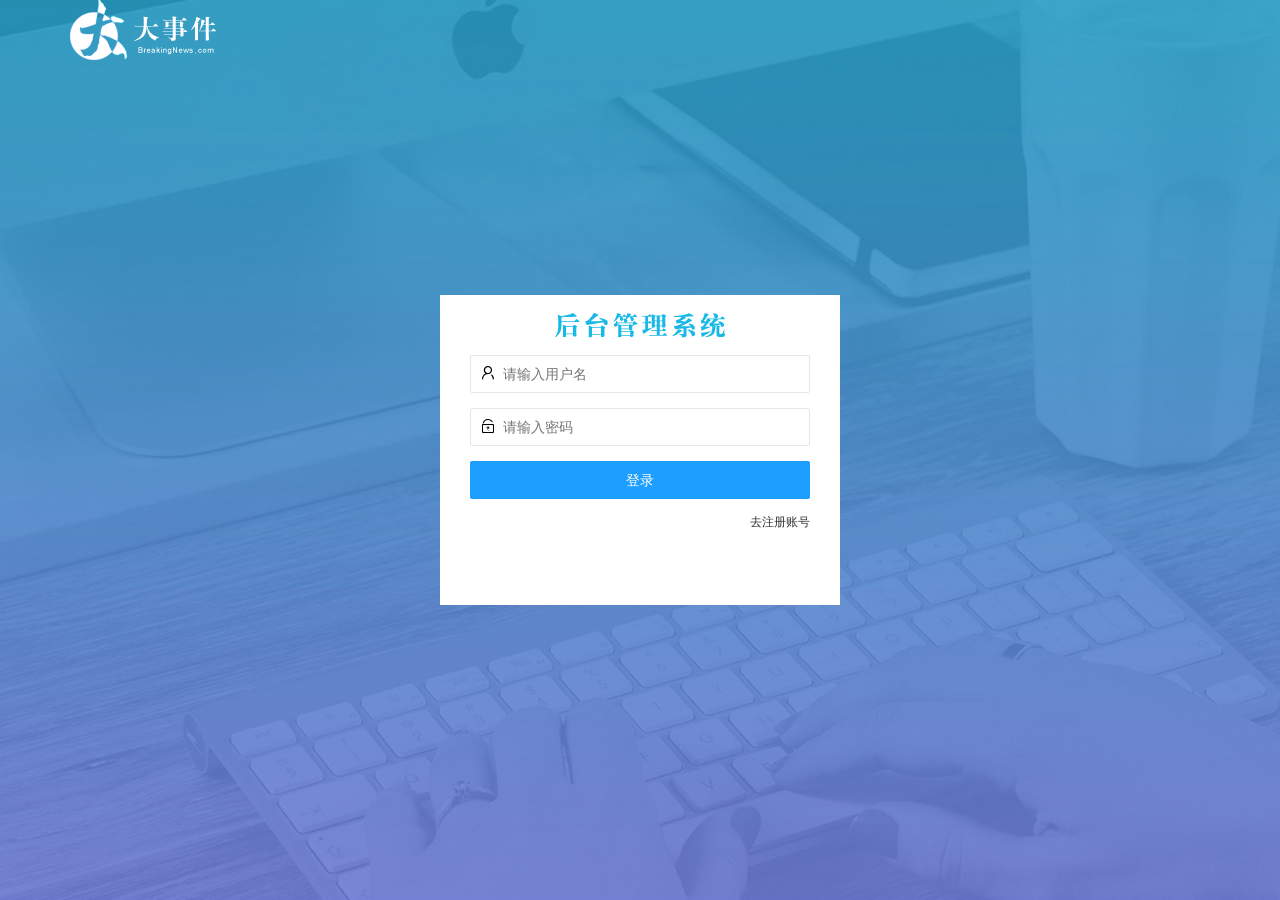
<file: login.html>
<!DOCTYPE html>
<html lang="en">

<head>
  <meta charset="UTF-8" />
  <meta name="viewport" content="width=device-width, initial-scale=1.0" />
  <title>大事件-登录/注册</title>
  <!-- 导入 LayUI 的样式 -->
  <link rel="stylesheet" href="/assets/lib/layui/css/layui.css" />
  <!-- 导入自己的样式表 -->
  <link rel="stylesheet" href="/assets/css/login.css" />
</head>

<body>
  <!-- 头部的 Logo 区域 -->
  <div class="layui-main">
    <img src="/assets/images/logo.png" alt="" />
  </div>

  <!-- 登录注册区域 -->
  <div class="loginAndRegBox">
    <div class="title-box"></div>
    <!-- 登录的div -->
    <div class="login-box">
      <!-- 登录的表单 -->
      <form class="layui-form" id="form_login">
        <!-- 用户名 -->
        <div class="layui-form-item">
          <i class="layui-icon layui-icon-username"></i>
          <input type="text" name="username" required lay-verify="required" placeholder="请输入用户名" autocomplete="off"
            class="layui-input" />
        </div>
        <!-- 密码 -->
        <div class="layui-form-item">
          <i class="layui-icon layui-icon-password"></i>
          <input type="password" name="password" required lay-verify="required|pwd" placeholder="请输入密码"
            autocomplete="off" class="layui-input" />
        </div>
        <!-- 登录按钮 -->
        <div class="layui-form-item">
          <!-- 注意：表单提交按钮和普通按钮的区别，就是 lay-submit 属性 -->
          <button class="layui-btn layui-btn-fluid layui-btn-normal" lay-submit>登录</button>
        </div>
        <div class="layui-form-item links">
          <a href="javascript:;" id="link_reg">去注册账号</a>
        </div>
      </form>
    </div>
    <!-- 注册的div -->
    <div class="reg-box">
      <!-- 注册的表单 -->
      <form class="layui-form" id="form_reg">
        <!-- 用户名 -->
        <div class="layui-form-item">
          <i class="layui-icon layui-icon-username"></i>
          <input type="text" name="username" required lay-verify="required" placeholder="请输入用户名" autocomplete="off"
            class="layui-input" />
        </div>
        <!-- 密码 -->
        <div class="layui-form-item">
          <i class="layui-icon layui-icon-password"></i>
          <input type="password" name="password" required lay-verify="required|pwd" placeholder="请输入密码"
            autocomplete="off" class="layui-input" />
        </div>
        <!-- 密码确认框 -->
        <div class="layui-form-item">
          <i class="layui-icon layui-icon-password"></i>
          <input type="password" name="repassword" required lay-verify="required|pwd|repwd" placeholder="再次确认密码"
            autocomplete="off" class="layui-input" />
        </div>
        <!-- 注册按钮 -->
        <div class="layui-form-item">
          <!-- 注意：表单提交按钮和普通按钮的区别，就是 lay-submit 属性 -->
          <button class="layui-btn layui-btn-fluid layui-btn-normal" lay-submit>注册</button>
        </div>
        <div class="layui-form-item links">
          <a href="javascript:;" id="link_login">去登录</a>
        </div>
      </form>
    </div>
  </div>

  <!-- 导入 Layui 的JS文件 -->
  <script src="/assets/lib/layui/layui.all.js"></script>
  <!-- 导入 JQuery -->
  <script src="/assets/lib/jquery.js"></script>
  <!-- 导入自己封装的 baseAPI.js -->
  <script src="/assets/js/baseAPI.js"></script>
  <!-- 导入自己的 JavaScript 脚本 -->
  <script src="/assets/js/login.js"></script>
</body>

</html>
</file>
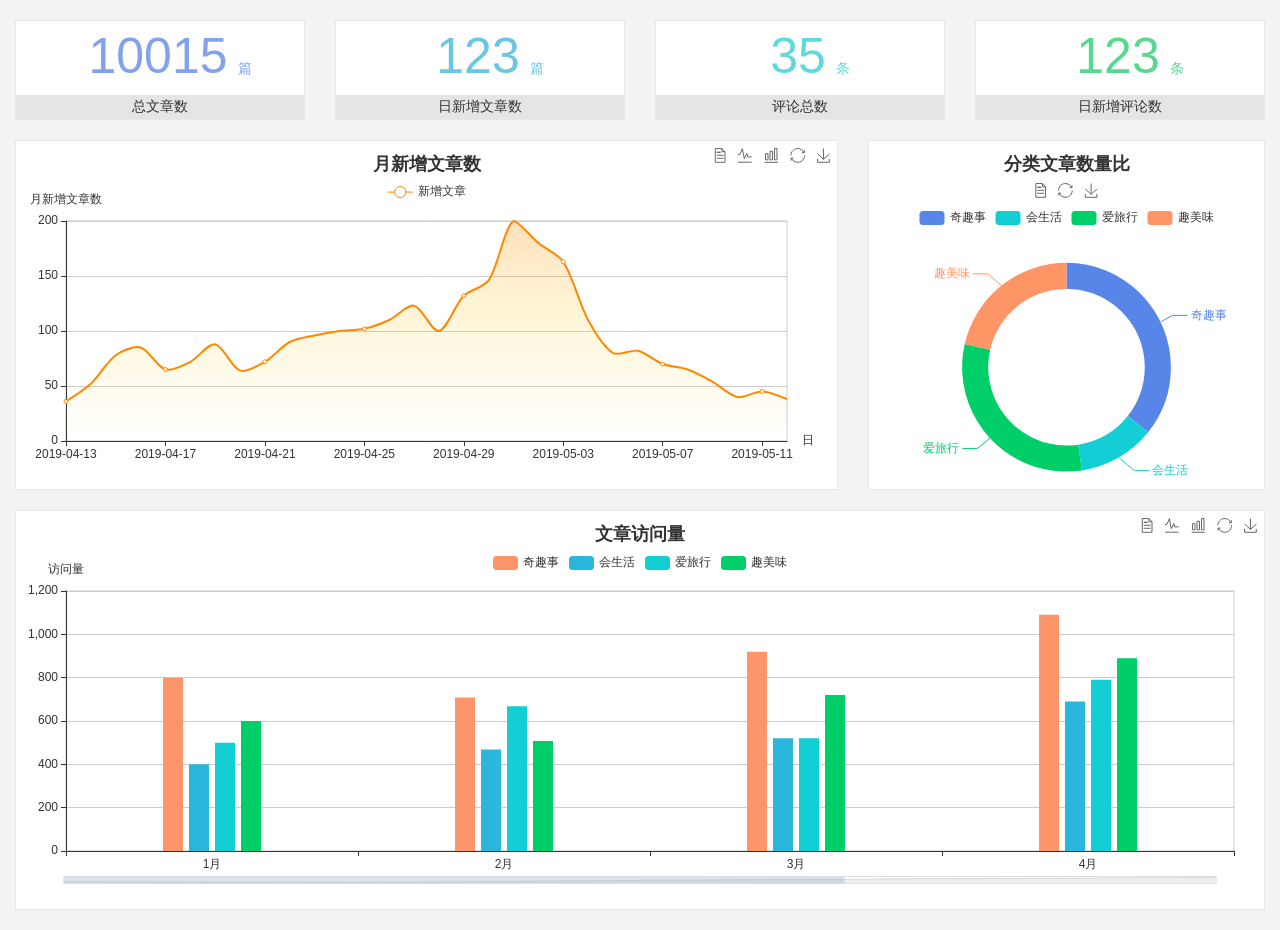
<file: home/dashboard.html>
<!DOCTYPE html>
<html lang="en">

<head>
  <meta charset="UTF-8">
  <meta name="viewport" content="width=device-width, initial-scale=1.0">
  <meta http-equiv="X-UA-Compatible" content="ie=edge">
  <title>图表统计</title>
  <link rel="stylesheet" href="../../assets/lib/bootstrap.css" />
  <link rel="stylesheet" href="../../assets/lib/main.css" />
  <script src="../../assets/lib/jquery.js"></script>
  <script type="text/javascript" src="../../assets/lib/echarts.min.js"></script>
</head>

<body>
  <div class="container-fluid">
    <div class="row spannel_list">
      <div class="col-sm-3 col-xs-6">
        <div class="spannel">
          <em>10015</em><span>篇</span>
          <b>总文章数</b>
        </div>
      </div>
      <div class="col-sm-3 col-xs-6">
        <div class="spannel scolor01">
          <em>123</em><span>篇</span>
          <b>日新增文章数</b>
        </div>
      </div>
      <div class="col-sm-3 col-xs-6">
        <div class="spannel scolor02">
          <em>35</em><span>条</span>
          <b>评论总数</b>
        </div>
      </div>
      <div class="col-sm-3 col-xs-6">
        <div class="spannel scolor03">
          <em>123</em><span>条</span>
          <b>日新增评论数</b>
        </div>
      </div>
    </div>
  </div>

  <div class="container-fluid">
    <div class="row curve-pie">
      <div class="col-lg-8 col-md-8">
        <div class="gragh_pannel" id="curve_show"></div>
      </div>
      <div class="col-lg-4 col-md-4">
        <div class="gragh_pannel" id="pie_show"></div>
      </div>
    </div>
  </div>

  <div class="container-fluid">
    <div class="column_pannel" id="column_show"></div>
  </div>

  <script>
    var oChart = echarts.init(document.getElementById('curve_show'));
    var aList_all = [
      { 'count': 36, 'date': '2019-04-13' },
      { 'count': 52, 'date': '2019-04-14' },
      { 'count': 78, 'date': '2019-04-15' },
      { 'count': 85, 'date': '2019-04-16' },
      { 'count': 65, 'date': '2019-04-17' },
      { 'count': 72, 'date': '2019-04-18' },
      { 'count': 88, 'date': '2019-04-19' },
      { 'count': 64, 'date': '2019-04-20' },
      { 'count': 72, 'date': '2019-04-21' },
      { 'count': 90, 'date': '2019-04-22' },
      { 'count': 96, 'date': '2019-04-23' },
      { 'count': 100, 'date': '2019-04-24' },
      { 'count': 102, 'date': '2019-04-25' },
      { 'count': 110, 'date': '2019-04-26' },
      { 'count': 123, 'date': '2019-04-27' },
      { 'count': 100, 'date': '2019-04-28' },
      { 'count': 132, 'date': '2019-04-29' },
      { 'count': 146, 'date': '2019-04-30' },
      { 'count': 200, 'date': '2019-05-01' },
      { 'count': 180, 'date': '2019-05-02' },
      { 'count': 163, 'date': '2019-05-03' },
      { 'count': 110, 'date': '2019-05-04' },
      { 'count': 80, 'date': '2019-05-05' },
      { 'count': 82, 'date': '2019-05-06' },
      { 'count': 70, 'date': '2019-05-07' },
      { 'count': 65, 'date': '2019-05-08' },
      { 'count': 54, 'date': '2019-05-09' },
      { 'count': 40, 'date': '2019-05-10' },
      { 'count': 45, 'date': '2019-05-11' },
      { 'count': 38, 'date': '2019-05-12' },
    ];

    let aCount = [];
    let aDate = [];

    for (var i = 0; i < aList_all.length; i++) {
      aCount.push(aList_all[i].count);
      aDate.push(aList_all[i].date);
    }

    var chartopt = {
      title: {
        text: '月新增文章数',
        left: 'center',
        top: '10'
      },
      tooltip: {
        trigger: 'axis'
      },
      legend: {
        data: ['新增文章'],
        top: '40'
      },
      toolbox: {
        show: true,
        feature: {
          mark: { show: true },
          dataView: { show: true, readOnly: false },
          magicType: { show: true, type: ['line', 'bar'] },
          restore: { show: true },
          saveAsImage: { show: true }
        }
      },
      calculable: true,
      xAxis: [
        {
          name: '日',
          type: 'category',
          boundaryGap: false,
          data: aDate
        }
      ],
      yAxis: [
        {
          name: '月新增文章数',
          type: 'value'
        }
      ],
      series: [
        {
          name: '新增文章',
          type: 'line',
          smooth: true,
          itemStyle: { normal: { areaStyle: { type: 'default' }, color: '#f80' }, lineStyle: { color: '#f80' } },
          data: aCount
        }],
      areaStyle: {
        normal: {
          color: new echarts.graphic.LinearGradient(0, 0, 0, 1, [{
            offset: 0,
            color: 'rgba(255,136,0,0.39)'
          }, {
            offset: .34,
            color: 'rgba(255,180,0,0.25)'
          }, {
            offset: 1,
            color: 'rgba(255,222,0,0.00)'
          }])

        }
      },
      grid: {
        show: true,
        x: 50,
        x2: 50,
        y: 80,
        height: 220
      }
    };

    oChart.setOption(chartopt);


    var oPie = echarts.init(document.getElementById('pie_show'));
    var oPieopt =
    {
      title: {
        top: 10,
        text: '分类文章数量比',
        x: 'center'
      },
      tooltip: {
        trigger: 'item',
        formatter: "{a} <br/>{b} : {c} ({d}%)"
      },
      color: ['#5885e8', '#13cfd5', '#00ce68', '#ff9565'],
      legend: {
        x: 'center',
        top: 65,
        data: ['奇趣事', '会生活', '爱旅行', '趣美味']
      },
      toolbox: {
        show: true,
        x: 'center',
        top: 35,
        feature: {
          mark: { show: true },
          dataView: { show: true, readOnly: false },
          magicType: {
            show: true,
            type: ['pie', 'funnel'],
            option: {
              funnel: {
                x: '25%',
                width: '50%',
                funnelAlign: 'left',
                max: 1548
              }
            }
          },
          restore: { show: true },
          saveAsImage: { show: true }
        }
      },
      calculable: true,
      series: [
        {
          name: '访问来源',
          type: 'pie',
          radius: ['45%', '60%'],
          center: ['50%', '65%'],
          data: [
            { value: 300, name: '奇趣事' },
            { value: 100, name: '会生活' },
            { value: 260, name: '爱旅行' },
            { value: 180, name: '趣美味' }
          ]
        }
      ]
    };
    oPie.setOption(oPieopt);



    var oColumn = this.echarts.init(document.getElementById('column_show'));
    var oColumnopt =
    {
      title: {
        text: '文章访问量',
        left: 'center',
        top: '10'
      },
      tooltip: {
        trigger: 'axis'
      },
      legend: {
        data: ['奇趣事', '会生活', '爱旅行', '趣美味'],
        top: '40'
      },
      toolbox: {
        show: true,
        feature: {
          mark: { show: true },
          dataView: { show: true, readOnly: false },
          magicType: { show: true, type: ['line', 'bar'] },
          restore: { show: true },
          saveAsImage: { show: true }
        }
      },
      calculable: true,
      xAxis: [
        {
          type: 'category',
          data: ['1月', '2月', '3月', '4月', '5月']
        }
      ],
      yAxis: [
        {
          name: '访问量',
          type: 'value'
        }
      ],
      series: [
        {
          name: '奇趣事',
          type: 'bar',
          barWidth: 20,
          itemStyle: {
            normal: { areaStyle: { type: 'default' }, color: '#fd956a' }
          },
          data: [800, 708, 920, 1090, 1200]
        },
        {
          name: '会生活',
          type: 'bar',
          barWidth: 20,
          itemStyle: {
            normal: { areaStyle: { type: 'default' }, color: '#2bb6db' }
          },
          data: [400, 468, 520, 690, 800]
        },
        {
          name: '爱旅行',
          type: 'bar',
          barWidth: 20,
          itemStyle: {
            normal: { areaStyle: { type: 'default' }, color: '#13cfd5' }
          },
          data: [500, 668, 520, 790, 900]
        },
        {
          name: '趣美味',
          type: 'bar',
          barWidth: 20,
          itemStyle: {
            normal: { areaStyle: { type: 'default' }, color: '#00ce68' }
          },
          data: [600, 508, 720, 890, 1000]
        }
      ],
      grid: {
        show: true,
        x: 50,
        x2: 30,
        y: 80,
        height: 260
      },
      dataZoom: [//给x轴设置滚动条
        {
          start: 0,//默认为0
          end: 100 - 1000 / 31,//默认为100
          type: 'slider',
          show: true,
          xAxisIndex: [0],
          handleSize: 0,//滑动条的 左右2个滑动条的大小
          height: 8,//组件高度
          left: 45, //左边的距离
          right: 50,//右边的距离
          bottom: 26,//右边的距离
          handleColor: '#ddd',//h滑动图标的颜色
          handleStyle: {
            borderColor: "#cacaca",
            borderWidth: "1",
            shadowBlur: 2,
            background: "#ddd",
            shadowColor: "#ddd",
          }
        }]
    };
    oColumn.setOption(oColumnopt);
  </script>
</body>

</html>
</file>
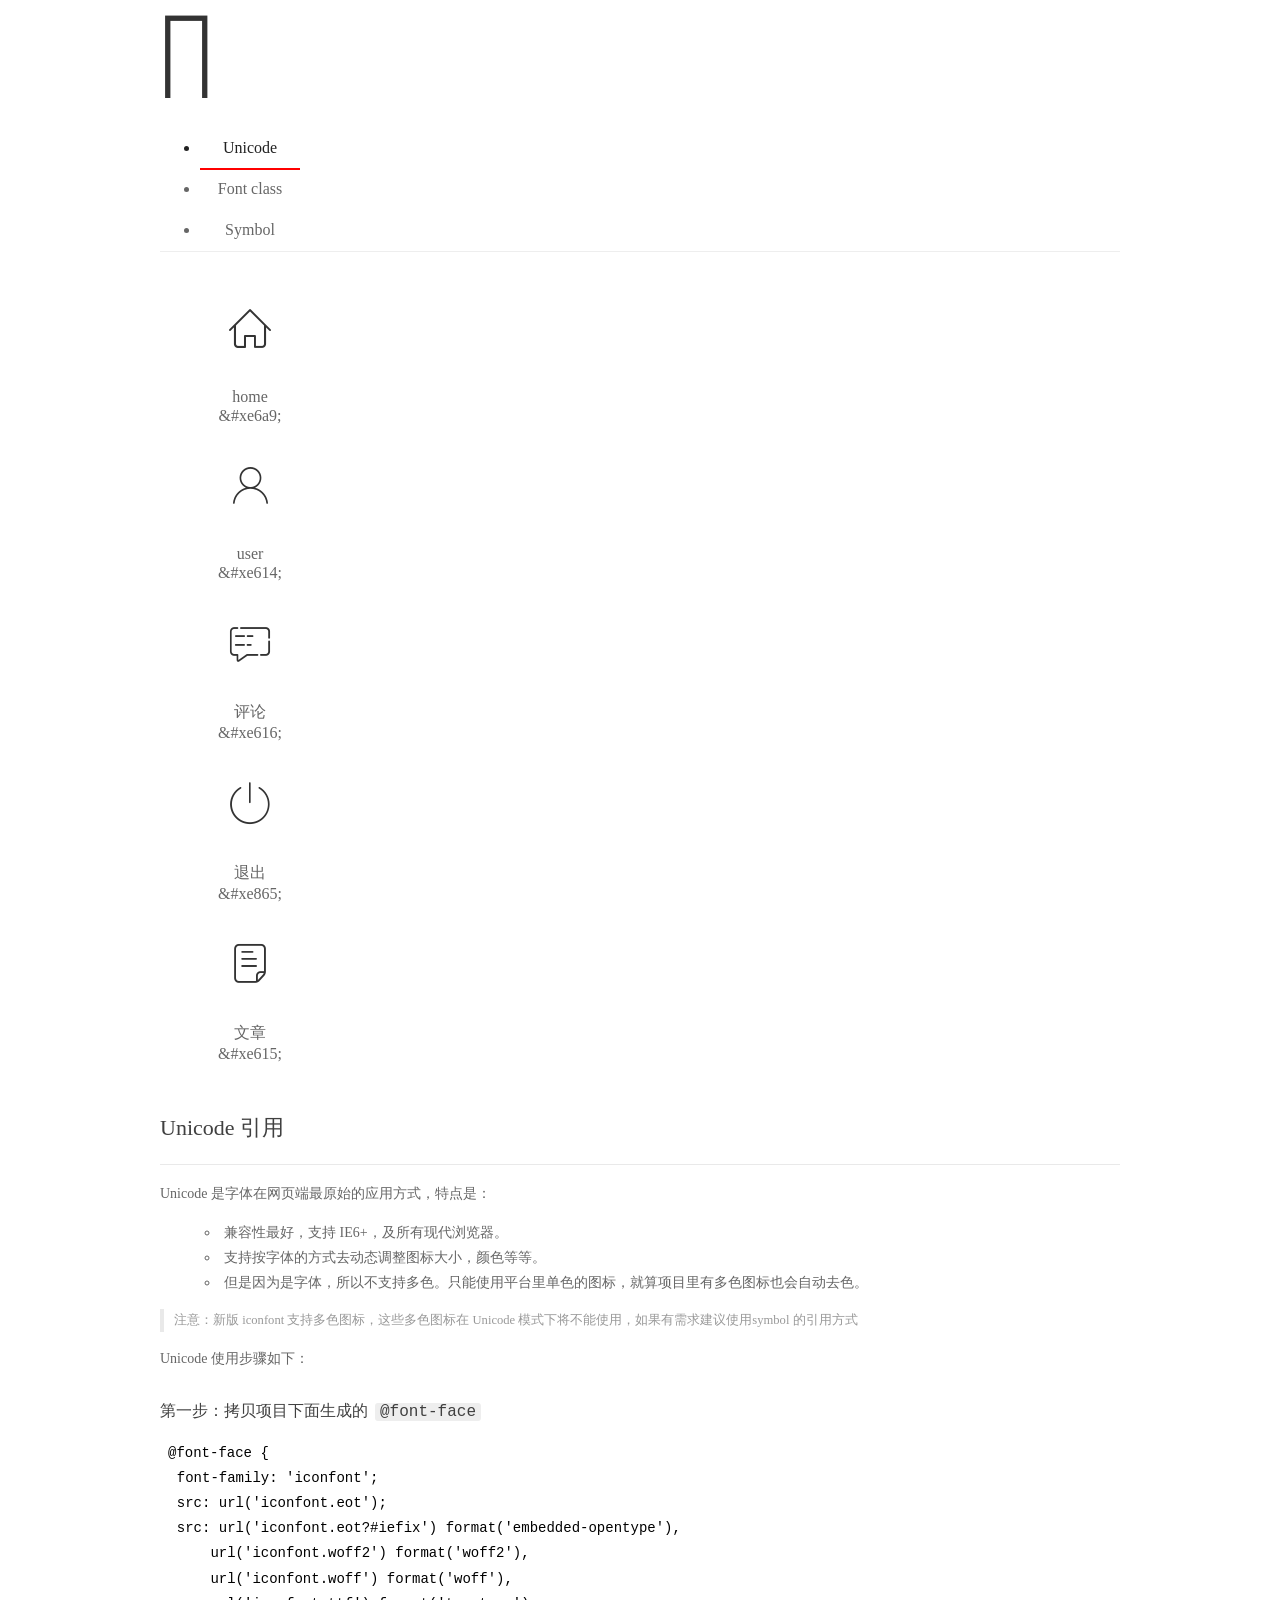
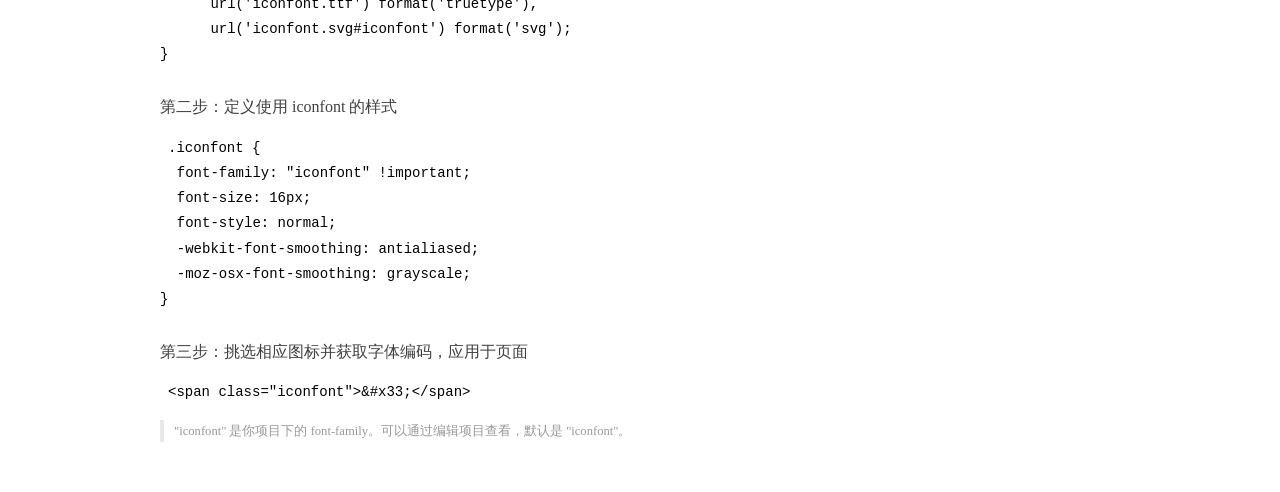
<file: assets/fonts/demo_index.html>
<!DOCTYPE html>
<html>
<head>
  <meta charset="utf-8"/>
  <title>IconFont Demo</title>
  <link rel="shortcut icon" href="https://gtms04.alicdn.com/tps/i4/TB1_oz6GVXXXXaFXpXXJDFnIXXX-64-64.ico" type="image/x-icon"/>
  <link rel="stylesheet" href="https://g.alicdn.com/thx/cube/1.3.2/cube.min.css">
  <link rel="stylesheet" href="demo.css">
  <link rel="stylesheet" href="iconfont.css">
  <script src="iconfont.js"></script>
  <!-- jQuery -->
  <script src="https://a1.alicdn.com/oss/uploads/2018/12/26/7bfddb60-08e8-11e9-9b04-53e73bb6408b.js"></script>
  <!-- 代码高亮 -->
  <script src="https://a1.alicdn.com/oss/uploads/2018/12/26/a3f714d0-08e6-11e9-8a15-ebf944d7534c.js"></script>
</head>
<body>
  <div class="main">
    <h1 class="logo"><a href="https://www.iconfont.cn/" title="iconfont 首页" target="_blank">&#xe86b;</a></h1>
    <div class="nav-tabs">
      <ul id="tabs" class="dib-box">
        <li class="dib active"><span>Unicode</span></li>
        <li class="dib"><span>Font class</span></li>
        <li class="dib"><span>Symbol</span></li>
      </ul>
      
    </div>
    <div class="tab-container">
      <div class="content unicode" style="display: block;">
          <ul class="icon_lists dib-box">
          
            <li class="dib">
              <span class="icon iconfont">&#xe6a9;</span>
                <div class="name">home</div>
                <div class="code-name">&amp;#xe6a9;</div>
              </li>
          
            <li class="dib">
              <span class="icon iconfont">&#xe614;</span>
                <div class="name">user</div>
                <div class="code-name">&amp;#xe614;</div>
              </li>
          
            <li class="dib">
              <span class="icon iconfont">&#xe616;</span>
                <div class="name">评论</div>
                <div class="code-name">&amp;#xe616;</div>
              </li>
          
            <li class="dib">
              <span class="icon iconfont">&#xe865;</span>
                <div class="name">退出</div>
                <div class="code-name">&amp;#xe865;</div>
              </li>
          
            <li class="dib">
              <span class="icon iconfont">&#xe615;</span>
                <div class="name">文章</div>
                <div class="code-name">&amp;#xe615;</div>
              </li>
          
          </ul>
          <div class="article markdown">
          <h2 id="unicode-">Unicode 引用</h2>
          <hr>

          <p>Unicode 是字体在网页端最原始的应用方式，特点是：</p>
          <ul>
            <li>兼容性最好，支持 IE6+，及所有现代浏览器。</li>
            <li>支持按字体的方式去动态调整图标大小，颜色等等。</li>
            <li>但是因为是字体，所以不支持多色。只能使用平台里单色的图标，就算项目里有多色图标也会自动去色。</li>
          </ul>
          <blockquote>
            <p>注意：新版 iconfont 支持多色图标，这些多色图标在 Unicode 模式下将不能使用，如果有需求建议使用symbol 的引用方式</p>
          </blockquote>
          <p>Unicode 使用步骤如下：</p>
          <h3 id="-font-face">第一步：拷贝项目下面生成的 <code>@font-face</code></h3>
<pre><code class="language-css"
>@font-face {
  font-family: 'iconfont';
  src: url('iconfont.eot');
  src: url('iconfont.eot?#iefix') format('embedded-opentype'),
      url('iconfont.woff2') format('woff2'),
      url('iconfont.woff') format('woff'),
      url('iconfont.ttf') format('truetype'),
      url('iconfont.svg#iconfont') format('svg');
}
</code></pre>
          <h3 id="-iconfont-">第二步：定义使用 iconfont 的样式</h3>
<pre><code class="language-css"
>.iconfont {
  font-family: "iconfont" !important;
  font-size: 16px;
  font-style: normal;
  -webkit-font-smoothing: antialiased;
  -moz-osx-font-smoothing: grayscale;
}
</code></pre>
          <h3 id="-">第三步：挑选相应图标并获取字体编码，应用于页面</h3>
<pre>
<code class="language-html"
>&lt;span class="iconfont"&gt;&amp;#x33;&lt;/span&gt;
</code></pre>
          <blockquote>
            <p>"iconfont" 是你项目下的 font-family。可以通过编辑项目查看，默认是 "iconfont"。</p>
          </blockquote>
          </div>
      </div>
      <div class="content font-class">
        <ul class="icon_lists dib-box">
          
          <li class="dib">
            <span class="icon iconfont icon-home"></span>
            <div class="name">
              home
            </div>
            <div class="code-name">.icon-home
            </div>
          </li>
          
          <li class="dib">
            <span class="icon iconfont icon-user"></span>
            <div class="name">
              user
            </div>
            <div class="code-name">.icon-user
            </div>
          </li>
          
          <li class="dib">
            <span class="icon iconfont icon-pinglun"></span>
            <div class="name">
              评论
            </div>
            <div class="code-name">.icon-pinglun
            </div>
          </li>
          
          <li class="dib">
            <span class="icon iconfont icon-tuichu"></span>
            <div class="name">
              退出
            </div>
            <div class="code-name">.icon-tuichu
            </div>
          </li>
          
          <li class="dib">
            <span class="icon iconfont icon-16"></span>
            <div class="name">
              文章
            </div>
            <div class="code-name">.icon-16
            </div>
          </li>
          
        </ul>
        <div class="article markdown">
        <h2 id="font-class-">font-class 引用</h2>
        <hr>

        <p>font-class 是 Unicode 使用方式的一种变种，主要是解决 Unicode 书写不直观，语意不明确的问题。</p>
        <p>与 Unicode 使用方式相比，具有如下特点：</p>
        <ul>
          <li>兼容性良好，支持 IE8+，及所有现代浏览器。</li>
          <li>相比于 Unicode 语意明确，书写更直观。可以很容易分辨这个 icon 是什么。</li>
          <li>因为使用 class 来定义图标，所以当要替换图标时，只需要修改 class 里面的 Unicode 引用。</li>
          <li>不过因为本质上还是使用的字体，所以多色图标还是不支持的。</li>
        </ul>
        <p>使用步骤如下：</p>
        <h3 id="-fontclass-">第一步：引入项目下面生成的 fontclass 代码：</h3>
<pre><code class="language-html">&lt;link rel="stylesheet" href="./iconfont.css"&gt;
</code></pre>
        <h3 id="-">第二步：挑选相应图标并获取类名，应用于页面：</h3>
<pre><code class="language-html">&lt;span class="iconfont icon-xxx"&gt;&lt;/span&gt;
</code></pre>
        <blockquote>
          <p>"
            iconfont" 是你项目下的 font-family。可以通过编辑项目查看，默认是 "iconfont"。</p>
        </blockquote>
      </div>
      </div>
      <div class="content symbol">
          <ul class="icon_lists dib-box">
          
            <li class="dib">
                <svg class="icon svg-icon" aria-hidden="true">
                  <use xlink:href="#icon-home"></use>
                </svg>
                <div class="name">home</div>
                <div class="code-name">#icon-home</div>
            </li>
          
            <li class="dib">
                <svg class="icon svg-icon" aria-hidden="true">
                  <use xlink:href="#icon-user"></use>
                </svg>
                <div class="name">user</div>
                <div class="code-name">#icon-user</div>
            </li>
          
            <li class="dib">
                <svg class="icon svg-icon" aria-hidden="true">
                  <use xlink:href="#icon-pinglun"></use>
                </svg>
                <div class="name">评论</div>
                <div class="code-name">#icon-pinglun</div>
            </li>
          
            <li class="dib">
                <svg class="icon svg-icon" aria-hidden="true">
                  <use xlink:href="#icon-tuichu"></use>
                </svg>
                <div class="name">退出</div>
                <div class="code-name">#icon-tuichu</div>
            </li>
          
            <li class="dib">
                <svg class="icon svg-icon" aria-hidden="true">
                  <use xlink:href="#icon-16"></use>
                </svg>
                <div class="name">文章</div>
                <div class="code-name">#icon-16</div>
            </li>
          
          </ul>
          <div class="article markdown">
          <h2 id="symbol-">Symbol 引用</h2>
          <hr>

          <p>这是一种全新的使用方式，应该说这才是未来的主流，也是平台目前推荐的用法。相关介绍可以参考这篇<a href="">文章</a>
            这种用法其实是做了一个 SVG 的集合，与另外两种相比具有如下特点：</p>
          <ul>
            <li>支持多色图标了，不再受单色限制。</li>
            <li>通过一些技巧，支持像字体那样，通过 <code>font-size</code>, <code>color</code> 来调整样式。</li>
            <li>兼容性较差，支持 IE9+，及现代浏览器。</li>
            <li>浏览器渲染 SVG 的性能一般，还不如 png。</li>
          </ul>
          <p>使用步骤如下：</p>
          <h3 id="-symbol-">第一步：引入项目下面生成的 symbol 代码：</h3>
<pre><code class="language-html">&lt;script src="./iconfont.js"&gt;&lt;/script&gt;
</code></pre>
          <h3 id="-css-">第二步：加入通用 CSS 代码（引入一次就行）：</h3>
<pre><code class="language-html">&lt;style&gt;
.icon {
  width: 1em;
  height: 1em;
  vertical-align: -0.15em;
  fill: currentColor;
  overflow: hidden;
}
&lt;/style&gt;
</code></pre>
          <h3 id="-">第三步：挑选相应图标并获取类名，应用于页面：</h3>
<pre><code class="language-html">&lt;svg class="icon" aria-hidden="true"&gt;
  &lt;use xlink:href="#icon-xxx"&gt;&lt;/use&gt;
&lt;/svg&gt;
</code></pre>
          </div>
      </div>

    </div>
  </div>
  <script>
  $(document).ready(function () {
      $('.tab-container .content:first').show()

      $('#tabs li').click(function (e) {
        var tabContent = $('.tab-container .content')
        var index = $(this).index()

        if ($(this).hasClass('active')) {
          return
        } else {
          $('#tabs li').removeClass('active')
          $(this).addClass('active')

          tabContent.hide().eq(index).fadeIn()
        }
      })
    })
  </script>
</body>
</html>
</file>
<file: assets/lib/layui/css/layui.css>
/** layui-v2.5.5 MIT License By https://www.layui.com */
 .layui-inline,img{display:inline-block;vertical-align:middle}h1,h2,h3,h4,h5,h6{font-weight:400}.layui-edge,.layui-header,.layui-inline,.layui-main{position:relative}.layui-body,.layui-edge,.layui-elip{overflow:hidden}.layui-btn,.layui-edge,.layui-inline,img{vertical-align:middle}.layui-btn,.layui-disabled,.layui-icon,.layui-unselect{-moz-user-select:none;-webkit-user-select:none;-ms-user-select:none}.layui-elip,.layui-form-checkbox span,.layui-form-pane .layui-form-label{text-overflow:ellipsis;white-space:nowrap}.layui-breadcrumb,.layui-tree-btnGroup{visibility:hidden}blockquote,body,button,dd,div,dl,dt,form,h1,h2,h3,h4,h5,h6,input,li,ol,p,pre,td,textarea,th,ul{margin:0;padding:0;-webkit-tap-highlight-color:rgba(0,0,0,0)}a:active,a:hover{outline:0}img{border:none}li{list-style:none}table{border-collapse:collapse;border-spacing:0}h4,h5,h6{font-size:100%}button,input,optgroup,option,select,textarea{font-family:inherit;font-size:inherit;font-style:inherit;font-weight:inherit;outline:0}pre{white-space:pre-wrap;white-space:-moz-pre-wrap;white-space:-pre-wrap;white-space:-o-pre-wrap;word-wrap:break-word}body{line-height:24px;font:14px Helvetica Neue,Helvetica,PingFang SC,Tahoma,Arial,sans-serif}hr{height:1px;margin:10px 0;border:0;clear:both}a{color:#333;text-decoration:none}a:hover{color:#777}a cite{font-style:normal;*cursor:pointer}.layui-border-box,.layui-border-box *{box-sizing:border-box}.layui-box,.layui-box *{box-sizing:content-box}.layui-clear{clear:both;*zoom:1}.layui-clear:after{content:'\20';clear:both;*zoom:1;display:block;height:0}.layui-inline{*display:inline;*zoom:1}.layui-edge{display:inline-block;width:0;height:0;border-width:6px;border-style:dashed;border-color:transparent}.layui-edge-top{top:-4px;border-bottom-color:#999;border-bottom-style:solid}.layui-edge-right{border-left-color:#999;border-left-style:solid}.layui-edge-bottom{top:2px;border-top-color:#999;border-top-style:solid}.layui-edge-left{border-right-color:#999;border-right-style:solid}.layui-disabled,.layui-disabled:hover{color:#d2d2d2!important;cursor:not-allowed!important}.layui-circle{border-radius:100%}.layui-show{display:block!important}.layui-hide{display:none!important}@font-face{font-family:layui-icon;src:url(../font/iconfont.eot?v=250);src:url(../font/iconfont.eot?v=250#iefix) format('embedded-opentype'),url(../font/iconfont.woff2?v=250) format('woff2'),url(../font/iconfont.woff?v=250) format('woff'),url(../font/iconfont.ttf?v=250) format('truetype'),url(../font/iconfont.svg?v=250#layui-icon) format('svg')}.layui-icon{font-family:layui-icon!important;font-size:16px;font-style:normal;-webkit-font-smoothing:antialiased;-moz-osx-font-smoothing:grayscale}.layui-icon-reply-fill:before{content:"\e611"}.layui-icon-set-fill:before{content:"\e614"}.layui-icon-menu-fill:before{content:"\e60f"}.layui-icon-search:before{content:"\e615"}.layui-icon-share:before{content:"\e641"}.layui-icon-set-sm:before{content:"\e620"}.layui-icon-engine:before{content:"\e628"}.layui-icon-close:before{content:"\1006"}.layui-icon-close-fill:before{content:"\1007"}.layui-icon-chart-screen:before{content:"\e629"}.layui-icon-star:before{content:"\e600"}.layui-icon-circle-dot:before{content:"\e617"}.layui-icon-chat:before{content:"\e606"}.layui-icon-release:before{content:"\e609"}.layui-icon-list:before{content:"\e60a"}.layui-icon-chart:before{content:"\e62c"}.layui-icon-ok-circle:before{content:"\1005"}.layui-icon-layim-theme:before{content:"\e61b"}.layui-icon-table:before{content:"\e62d"}.layui-icon-right:before{content:"\e602"}.layui-icon-left:before{content:"\e603"}.layui-icon-cart-simple:before{content:"\e698"}.layui-icon-face-cry:before{content:"\e69c"}.layui-icon-face-smile:before{content:"\e6af"}.layui-icon-survey:before{content:"\e6b2"}.layui-icon-tree:before{content:"\e62e"}.layui-icon-upload-circle:before{content:"\e62f"}.layui-icon-add-circle:before{content:"\e61f"}.layui-icon-download-circle:before{content:"\e601"}.layui-icon-templeate-1:before{content:"\e630"}.layui-icon-util:before{content:"\e631"}.layui-icon-face-surprised:before{content:"\e664"}.layui-icon-edit:before{content:"\e642"}.layui-icon-speaker:before{content:"\e645"}.layui-icon-down:before{content:"\e61a"}.layui-icon-file:before{content:"\e621"}.layui-icon-layouts:before{content:"\e632"}.layui-icon-rate-half:before{content:"\e6c9"}.layui-icon-add-circle-fine:before{content:"\e608"}.layui-icon-prev-circle:before{content:"\e633"}.layui-icon-read:before{content:"\e705"}.layui-icon-404:before{content:"\e61c"}.layui-icon-carousel:before{content:"\e634"}.layui-icon-help:before{content:"\e607"}.layui-icon-code-circle:before{content:"\e635"}.layui-icon-water:before{content:"\e636"}.layui-icon-username:before{content:"\e66f"}.layui-icon-find-fill:before{content:"\e670"}.layui-icon-about:before{content:"\e60b"}.layui-icon-location:before{content:"\e715"}.layui-icon-up:before{content:"\e619"}.layui-icon-pause:before{content:"\e651"}.layui-icon-date:before{content:"\e637"}.layui-icon-layim-uploadfile:before{content:"\e61d"}.layui-icon-delete:before{content:"\e640"}.layui-icon-play:before{content:"\e652"}.layui-icon-top:before{content:"\e604"}.layui-icon-friends:before{content:"\e612"}.layui-icon-refresh-3:before{content:"\e9aa"}.layui-icon-ok:before{content:"\e605"}.layui-icon-layer:before{content:"\e638"}.layui-icon-face-smile-fine:before{content:"\e60c"}.layui-icon-dollar:before{content:"\e659"}.layui-icon-group:before{content:"\e613"}.layui-icon-layim-download:before{content:"\e61e"}.layui-icon-picture-fine:before{content:"\e60d"}.layui-icon-link:before{content:"\e64c"}.layui-icon-diamond:before{content:"\e735"}.layui-icon-log:before{content:"\e60e"}.layui-icon-rate-solid:before{content:"\e67a"}.layui-icon-fonts-del:before{content:"\e64f"}.layui-icon-unlink:before{content:"\e64d"}.layui-icon-fonts-clear:before{content:"\e639"}.layui-icon-triangle-r:before{content:"\e623"}.layui-icon-circle:before{content:"\e63f"}.layui-icon-radio:before{content:"\e643"}.layui-icon-align-center:before{content:"\e647"}.layui-icon-align-right:before{content:"\e648"}.layui-icon-align-left:before{content:"\e649"}.layui-icon-loading-1:before{content:"\e63e"}.layui-icon-return:before{content:"\e65c"}.layui-icon-fonts-strong:before{content:"\e62b"}.layui-icon-upload:before{content:"\e67c"}.layui-icon-dialogue:before{content:"\e63a"}.layui-icon-video:before{content:"\e6ed"}.layui-icon-headset:before{content:"\e6fc"}.layui-icon-cellphone-fine:before{content:"\e63b"}.layui-icon-add-1:before{content:"\e654"}.layui-icon-face-smile-b:before{content:"\e650"}.layui-icon-fonts-html:before{content:"\e64b"}.layui-icon-form:before{content:"\e63c"}.layui-icon-cart:before{content:"\e657"}.layui-icon-camera-fill:before{content:"\e65d"}.layui-icon-tabs:before{content:"\e62a"}.layui-icon-fonts-code:before{content:"\e64e"}.layui-icon-fire:before{content:"\e756"}.layui-icon-set:before{content:"\e716"}.layui-icon-fonts-u:before{content:"\e646"}.layui-icon-triangle-d:before{content:"\e625"}.layui-icon-tips:before{content:"\e702"}.layui-icon-picture:before{content:"\e64a"}.layui-icon-more-vertical:before{content:"\e671"}.layui-icon-flag:before{content:"\e66c"}.layui-icon-loading:before{content:"\e63d"}.layui-icon-fonts-i:before{content:"\e644"}.layui-icon-refresh-1:before{content:"\e666"}.layui-icon-rmb:before{content:"\e65e"}.layui-icon-home:before{content:"\e68e"}.layui-icon-user:before{content:"\e770"}.layui-icon-notice:before{content:"\e667"}.layui-icon-login-weibo:before{content:"\e675"}.layui-icon-voice:before{content:"\e688"}.layui-icon-upload-drag:before{content:"\e681"}.layui-icon-login-qq:before{content:"\e676"}.layui-icon-snowflake:before{content:"\e6b1"}.layui-icon-file-b:before{content:"\e655"}.layui-icon-template:before{content:"\e663"}.layui-icon-auz:before{content:"\e672"}.layui-icon-console:before{content:"\e665"}.layui-icon-app:before{content:"\e653"}.layui-icon-prev:before{content:"\e65a"}.layui-icon-website:before{content:"\e7ae"}.layui-icon-next:before{content:"\e65b"}.layui-icon-component:before{content:"\e857"}.layui-icon-more:before{content:"\e65f"}.layui-icon-login-wechat:before{content:"\e677"}.layui-icon-shrink-right:before{content:"\e668"}.layui-icon-spread-left:before{content:"\e66b"}.layui-icon-camera:before{content:"\e660"}.layui-icon-note:before{content:"\e66e"}.layui-icon-refresh:before{content:"\e669"}.layui-icon-female:before{content:"\e661"}.layui-icon-male:before{content:"\e662"}.layui-icon-password:before{content:"\e673"}.layui-icon-senior:before{content:"\e674"}.layui-icon-theme:before{content:"\e66a"}.layui-icon-tread:before{content:"\e6c5"}.layui-icon-praise:before{content:"\e6c6"}.layui-icon-star-fill:before{content:"\e658"}.layui-icon-rate:before{content:"\e67b"}.layui-icon-template-1:before{content:"\e656"}.layui-icon-vercode:before{content:"\e679"}.layui-icon-cellphone:before{content:"\e678"}.layui-icon-screen-full:before{content:"\e622"}.layui-icon-screen-restore:before{content:"\e758"}.layui-icon-cols:before{content:"\e610"}.layui-icon-export:before{content:"\e67d"}.layui-icon-print:before{content:"\e66d"}.layui-icon-slider:before{content:"\e714"}.layui-icon-addition:before{content:"\e624"}.layui-icon-subtraction:before{content:"\e67e"}.layui-icon-service:before{content:"\e626"}.layui-icon-transfer:before{content:"\e691"}.layui-main{width:1140px;margin:0 auto}.layui-header{z-index:1000;height:60px}.layui-header a:hover{transition:all .5s;-webkit-transition:all .5s}.layui-side{position:fixed;left:0;top:0;bottom:0;z-index:999;width:200px;overflow-x:hidden}.layui-side-scroll{position:relative;width:220px;height:100%;overflow-x:hidden}.layui-body{position:absolute;left:200px;right:0;top:0;bottom:0;z-index:998;width:auto;overflow-y:auto;box-sizing:border-box}.layui-layout-body{overflow:hidden}.layui-layout-admin .layui-header{background-color:#23262E}.layui-layout-admin .layui-side{top:60px;width:200px;overflow-x:hidden}.layui-layout-admin .layui-body{position:fixed;top:60px;bottom:44px}.layui-layout-admin .layui-main{width:auto;margin:0 15px}.layui-layout-admin .layui-footer{position:fixed;left:200px;right:0;bottom:0;height:44px;line-height:44px;padding:0 15px;background-color:#eee}.layui-layout-admin .layui-logo{position:absolute;left:0;top:0;width:200px;height:100%;line-height:60px;text-align:center;color:#009688;font-size:16px}.layui-layout-admin .layui-header .layui-nav{background:0 0}.layui-layout-left{position:absolute!important;left:200px;top:0}.layui-layout-right{position:absolute!important;right:0;top:0}.layui-container{position:relative;margin:0 auto;padding:0 15px;box-sizing:border-box}.layui-fluid{position:relative;margin:0 auto;padding:0 15px}.layui-row:after,.layui-row:before{content:'';display:block;clear:both}.layui-col-lg1,.layui-col-lg10,.layui-col-lg11,.layui-col-lg12,.layui-col-lg2,.layui-col-lg3,.layui-col-lg4,.layui-col-lg5,.layui-col-lg6,.layui-col-lg7,.layui-col-lg8,.layui-col-lg9,.layui-col-md1,.layui-col-md10,.layui-col-md11,.layui-col-md12,.layui-col-md2,.layui-col-md3,.layui-col-md4,.layui-col-md5,.layui-col-md6,.layui-col-md7,.layui-col-md8,.layui-col-md9,.layui-col-sm1,.layui-col-sm10,.layui-col-sm11,.layui-col-sm12,.layui-col-sm2,.layui-col-sm3,.layui-col-sm4,.layui-col-sm5,.layui-col-sm6,.layui-col-sm7,.layui-col-sm8,.layui-col-sm9,.layui-col-xs1,.layui-col-xs10,.layui-col-xs11,.layui-col-xs12,.layui-col-xs2,.layui-col-xs3,.layui-col-xs4,.layui-col-xs5,.layui-col-xs6,.layui-col-xs7,.layui-col-xs8,.layui-col-xs9{position:relative;display:block;box-sizing:border-box}.layui-col-xs1,.layui-col-xs10,.layui-col-xs11,.layui-col-xs12,.layui-col-xs2,.layui-col-xs3,.layui-col-xs4,.layui-col-xs5,.layui-col-xs6,.layui-col-xs7,.layui-col-xs8,.layui-col-xs9{float:left}.layui-col-xs1{width:8.33333333%}.layui-col-xs2{width:16.66666667%}.layui-col-xs3{width:25%}.layui-col-xs4{width:33.33333333%}.layui-col-xs5{width:41.66666667%}.layui-col-xs6{width:50%}.layui-col-xs7{width:58.33333333%}.layui-col-xs8{width:66.66666667%}.layui-col-xs9{width:75%}.layui-col-xs10{width:83.33333333%}.layui-col-xs11{width:91.66666667%}.layui-col-xs12{width:100%}.layui-col-xs-offset1{margin-left:8.33333333%}.layui-col-xs-offset2{margin-left:16.66666667%}.layui-col-xs-offset3{margin-left:25%}.layui-col-xs-offset4{margin-left:33.33333333%}.layui-col-xs-offset5{margin-left:41.66666667%}.layui-col-xs-offset6{margin-left:50%}.layui-col-xs-offset7{margin-left:58.33333333%}.layui-col-xs-offset8{margin-left:66.66666667%}.layui-col-xs-offset9{margin-left:75%}.layui-col-xs-offset10{margin-left:83.33333333%}.layui-col-xs-offset11{margin-left:91.66666667%}.layui-col-xs-offset12{margin-left:100%}@media screen and (max-width:768px){.layui-hide-xs{display:none!important}.layui-show-xs-block{display:block!important}.layui-show-xs-inline{display:inline!important}.layui-show-xs-inline-block{display:inline-block!important}}@media screen and (min-width:768px){.layui-container{width:750px}.layui-hide-sm{display:none!important}.layui-show-sm-block{display:block!important}.layui-show-sm-inline{display:inline!important}.layui-show-sm-inline-block{display:inline-block!important}.layui-col-sm1,.layui-col-sm10,.layui-col-sm11,.layui-col-sm12,.layui-col-sm2,.layui-col-sm3,.layui-col-sm4,.layui-col-sm5,.layui-col-sm6,.layui-col-sm7,.layui-col-sm8,.layui-col-sm9{float:left}.layui-col-sm1{width:8.33333333%}.layui-col-sm2{width:16.66666667%}.layui-col-sm3{width:25%}.layui-col-sm4{width:33.33333333%}.layui-col-sm5{width:41.66666667%}.layui-col-sm6{width:50%}.layui-col-sm7{width:58.33333333%}.layui-col-sm8{width:66.66666667%}.layui-col-sm9{width:75%}.layui-col-sm10{width:83.33333333%}.layui-col-sm11{width:91.66666667%}.layui-col-sm12{width:100%}.layui-col-sm-offset1{margin-left:8.33333333%}.layui-col-sm-offset2{margin-left:16.66666667%}.layui-col-sm-offset3{margin-left:25%}.layui-col-sm-offset4{margin-left:33.33333333%}.layui-col-sm-offset5{margin-left:41.66666667%}.layui-col-sm-offset6{margin-left:50%}.layui-col-sm-offset7{margin-left:58.33333333%}.layui-col-sm-offset8{margin-left:66.66666667%}.layui-col-sm-offset9{margin-left:75%}.layui-col-sm-offset10{margin-left:83.33333333%}.layui-col-sm-offset11{margin-left:91.66666667%}.layui-col-sm-offset12{margin-left:100%}}@media screen and (min-width:992px){.layui-container{width:970px}.layui-hide-md{display:none!important}.layui-show-md-block{display:block!important}.layui-show-md-inline{display:inline!important}.layui-show-md-inline-block{display:inline-block!important}.layui-col-md1,.layui-col-md10,.layui-col-md11,.layui-col-md12,.layui-col-md2,.layui-col-md3,.layui-col-md4,.layui-col-md5,.layui-col-md6,.layui-col-md7,.layui-col-md8,.layui-col-md9{float:left}.layui-col-md1{width:8.33333333%}.layui-col-md2{width:16.66666667%}.layui-col-md3{width:25%}.layui-col-md4{width:33.33333333%}.layui-col-md5{width:41.66666667%}.layui-col-md6{width:50%}.layui-col-md7{width:58.33333333%}.layui-col-md8{width:66.66666667%}.layui-col-md9{width:75%}.layui-col-md10{width:83.33333333%}.layui-col-md11{width:91.66666667%}.layui-col-md12{width:100%}.layui-col-md-offset1{margin-left:8.33333333%}.layui-col-md-offset2{margin-left:16.66666667%}.layui-col-md-offset3{margin-left:25%}.layui-col-md-offset4{margin-left:33.33333333%}.layui-col-md-offset5{margin-left:41.66666667%}.layui-col-md-offset6{margin-left:50%}.layui-col-md-offset7{margin-left:58.33333333%}.layui-col-md-offset8{margin-left:66.66666667%}.layui-col-md-offset9{margin-left:75%}.layui-col-md-offset10{margin-left:83.33333333%}.layui-col-md-offset11{margin-left:91.66666667%}.layui-col-md-offset12{margin-left:100%}}@media screen and (min-width:1200px){.layui-container{width:1170px}.layui-hide-lg{display:none!important}.layui-show-lg-block{display:block!important}.layui-show-lg-inline{display:inline!important}.layui-show-lg-inline-block{display:inline-block!important}.layui-col-lg1,.layui-col-lg10,.layui-col-lg11,.layui-col-lg12,.layui-col-lg2,.layui-col-lg3,.layui-col-lg4,.layui-col-lg5,.layui-col-lg6,.layui-col-lg7,.layui-col-lg8,.layui-col-lg9{float:left}.layui-col-lg1{width:8.33333333%}.layui-col-lg2{width:16.66666667%}.layui-col-lg3{width:25%}.layui-col-lg4{width:33.33333333%}.layui-col-lg5{width:41.66666667%}.layui-col-lg6{width:50%}.layui-col-lg7{width:58.33333333%}.layui-col-lg8{width:66.66666667%}.layui-col-lg9{width:75%}.layui-col-lg10{width:83.33333333%}.layui-col-lg11{width:91.66666667%}.layui-col-lg12{width:100%}.layui-col-lg-offset1{margin-left:8.33333333%}.layui-col-lg-offset2{margin-left:16.66666667%}.layui-col-lg-offset3{margin-left:25%}.layui-col-lg-offset4{margin-left:33.33333333%}.layui-col-lg-offset5{margin-left:41.66666667%}.layui-col-lg-offset6{margin-left:50%}.layui-col-lg-offset7{margin-left:58.33333333%}.layui-col-lg-offset8{margin-left:66.66666667%}.layui-col-lg-offset9{margin-left:75%}.layui-col-lg-offset10{margin-left:83.33333333%}.layui-col-lg-offset11{margin-left:91.66666667%}.layui-col-lg-offset12{margin-left:100%}}.layui-col-space1{margin:-.5px}.layui-col-space1>*{padding:.5px}.layui-col-space3{margin:-1.5px}.layui-col-space3>*{padding:1.5px}.layui-col-space5{margin:-2.5px}.layui-col-space5>*{padding:2.5px}.layui-col-space8{margin:-3.5px}.layui-col-space8>*{padding:3.5px}.layui-col-space10{margin:-5px}.layui-col-space10>*{padding:5px}.layui-col-space12{margin:-6px}.layui-col-space12>*{padding:6px}.layui-col-space15{margin:-7.5px}.layui-col-space15>*{padding:7.5px}.layui-col-space18{margin:-9px}.layui-col-space18>*{padding:9px}.layui-col-space20{margin:-10px}.layui-col-space20>*{padding:10px}.layui-col-space22{margin:-11px}.layui-col-space22>*{padding:11px}.layui-col-space25{margin:-12.5px}.layui-col-space25>*{padding:12.5px}.layui-col-space30{margin:-15px}.layui-col-space30>*{padding:15px}.layui-btn,.layui-input,.layui-select,.layui-textarea,.layui-upload-button{outline:0;-webkit-appearance:none;transition:all .3s;-webkit-transition:all .3s;box-sizing:border-box}.layui-elem-quote{margin-bottom:10px;padding:15px;line-height:22px;border-left:5px solid #009688;border-radius:0 2px 2px 0;background-color:#f2f2f2}.layui-quote-nm{border-style:solid;border-width:1px 1px 1px 5px;background:0 0}.layui-elem-field{margin-bottom:10px;padding:0;border-width:1px;border-style:solid}.layui-elem-field legend{margin-left:20px;padding:0 10px;font-size:20px;font-weight:300}.layui-field-title{margin:10px 0 20px;border-width:1px 0 0}.layui-field-box{padding:10px 15px}.layui-field-title .layui-field-box{padding:10px 0}.layui-progress{position:relative;height:6px;border-radius:20px;background-color:#e2e2e2}.layui-progress-bar{position:absolute;left:0;top:0;width:0;max-width:100%;height:6px;border-radius:20px;text-align:right;background-color:#5FB878;transition:all .3s;-webkit-transition:all .3s}.layui-progress-big,.layui-progress-big .layui-progress-bar{height:18px;line-height:18px}.layui-progress-text{position:relative;top:-20px;line-height:18px;font-size:12px;color:#666}.layui-progress-big .layui-progress-text{position:static;padding:0 10px;color:#fff}.layui-collapse{border-width:1px;border-style:solid;border-radius:2px}.layui-colla-content,.layui-colla-item{border-top-width:1px;border-top-style:solid}.layui-colla-item:first-child{border-top:none}.layui-colla-title{position:relative;height:42px;line-height:42px;padding:0 15px 0 35px;color:#333;background-color:#f2f2f2;cursor:pointer;font-size:14px;overflow:hidden}.layui-colla-content{display:none;padding:10px 15px;line-height:22px;color:#666}.layui-colla-icon{position:absolute;left:15px;top:0;font-size:14px}.layui-card{margin-bottom:15px;border-radius:2px;background-color:#fff;box-shadow:0 1px 2px 0 rgba(0,0,0,.05)}.layui-card:last-child{margin-bottom:0}.layui-card-header{position:relative;height:42px;line-height:42px;padding:0 15px;border-bottom:1px solid #f6f6f6;color:#333;border-radius:2px 2px 0 0;font-size:14px}.layui-bg-black,.layui-bg-blue,.layui-bg-cyan,.layui-bg-green,.layui-bg-orange,.layui-bg-red{color:#fff!important}.layui-card-body{position:relative;padding:10px 15px;line-height:24px}.layui-card-body[pad15]{padding:15px}.layui-card-body[pad20]{padding:20px}.layui-card-body .layui-table{margin:5px 0}.layui-card .layui-tab{margin:0}.layui-panel-window{position:relative;padding:15px;border-radius:0;border-top:5px solid #E6E6E6;background-color:#fff}.layui-auxiliar-moving{position:fixed;left:0;right:0;top:0;bottom:0;width:100%;height:100%;background:0 0;z-index:9999999999}.layui-form-label,.layui-form-mid,.layui-form-select,.layui-input-block,.layui-input-inline,.layui-textarea{position:relative}.layui-bg-red{background-color:#FF5722!important}.layui-bg-orange{background-color:#FFB800!important}.layui-bg-green{background-color:#009688!important}.layui-bg-cyan{background-color:#2F4056!important}.layui-bg-blue{background-color:#1E9FFF!important}.layui-bg-black{background-color:#393D49!important}.layui-bg-gray{background-color:#eee!important;color:#666!important}.layui-badge-rim,.layui-colla-content,.layui-colla-item,.layui-collapse,.layui-elem-field,.layui-form-pane .layui-form-item[pane],.layui-form-pane .layui-form-label,.layui-input,.layui-layedit,.layui-layedit-tool,.layui-quote-nm,.layui-select,.layui-tab-bar,.layui-tab-card,.layui-tab-title,.layui-tab-title .layui-this:after,.layui-textarea{border-color:#e6e6e6}.layui-timeline-item:before,hr{background-color:#e6e6e6}.layui-text{line-height:22px;font-size:14px;color:#666}.layui-text h1,.layui-text h2,.layui-text h3{font-weight:500;color:#333}.layui-text h1{font-size:30px}.layui-text h2{font-size:24px}.layui-text h3{font-size:18px}.layui-text a:not(.layui-btn){color:#01AAED}.layui-text a:not(.layui-btn):hover{text-decoration:underline}.layui-text ul{padding:5px 0 5px 15px}.layui-text ul li{margin-top:5px;list-style-type:disc}.layui-text em,.layui-word-aux{color:#999!important;padding:0 5px!important}.layui-btn{display:inline-block;height:38px;line-height:38px;padding:0 18px;background-color:#009688;color:#fff;white-space:nowrap;text-align:center;font-size:14px;border:none;border-radius:2px;cursor:pointer}.layui-btn:hover{opacity:.8;filter:alpha(opacity=80);color:#fff}.layui-btn:active{opacity:1;filter:alpha(opacity=100)}.layui-btn+.layui-btn{margin-left:10px}.layui-btn-container{font-size:0}.layui-btn-container .layui-btn{margin-right:10px;margin-bottom:10px}.layui-btn-container .layui-btn+.layui-btn{margin-left:0}.layui-table .layui-btn-container .layui-btn{margin-bottom:9px}.layui-btn-radius{border-radius:100px}.layui-btn .layui-icon{margin-right:3px;font-size:18px;vertical-align:bottom;vertical-align:middle\9}.layui-btn-primary{border:1px solid #C9C9C9;background-color:#fff;color:#555}.layui-btn-primary:hover{border-color:#009688;color:#333}.layui-btn-normal{background-color:#1E9FFF}.layui-btn-warm{background-color:#FFB800}.layui-btn-danger{background-color:#FF5722}.layui-btn-checked{background-color:#5FB878}.layui-btn-disabled,.layui-btn-disabled:active,.layui-btn-disabled:hover{border:1px solid #e6e6e6;background-color:#FBFBFB;color:#C9C9C9;cursor:not-allowed;opacity:1}.layui-btn-lg{height:44px;line-height:44px;padding:0 25px;font-size:16px}.layui-btn-sm{height:30px;line-height:30px;padding:0 10px;font-size:12px}.layui-btn-sm i{font-size:16px!important}.layui-btn-xs{height:22px;line-height:22px;padding:0 5px;font-size:12px}.layui-btn-xs i{font-size:14px!important}.layui-btn-group{display:inline-block;vertical-align:middle;font-size:0}.layui-btn-group .layui-btn{margin-left:0!important;margin-right:0!important;border-left:1px solid rgba(255,255,255,.5);border-radius:0}.layui-btn-group .layui-btn-primary{border-left:none}.layui-btn-group .layui-btn-primary:hover{border-color:#C9C9C9;color:#009688}.layui-btn-group .layui-btn:first-child{border-left:none;border-radius:2px 0 0 2px}.layui-btn-group .layui-btn-primary:first-child{border-left:1px solid #c9c9c9}.layui-btn-group .layui-btn:last-child{border-radius:0 2px 2px 0}.layui-btn-group .layui-btn+.layui-btn{margin-left:0}.layui-btn-group+.layui-btn-group{margin-left:10px}.layui-btn-fluid{width:100%}.layui-input,.layui-select,.layui-textarea{height:38px;line-height:1.3;line-height:38px\9;border-width:1px;border-style:solid;background-color:#fff;border-radius:2px}.layui-input::-webkit-input-placeholder,.layui-select::-webkit-input-placeholder,.layui-textarea::-webkit-input-placeholder{line-height:1.3}.layui-input,.layui-textarea{display:block;width:100%;padding-left:10px}.layui-input:hover,.layui-textarea:hover{border-color:#D2D2D2!important}.layui-input:focus,.layui-textarea:focus{border-color:#C9C9C9!important}.layui-textarea{min-height:100px;height:auto;line-height:20px;padding:6px 10px;resize:vertical}.layui-select{padding:0 10px}.layui-form input[type=checkbox],.layui-form input[type=radio],.layui-form select{display:none}.layui-form [lay-ignore]{display:initial}.layui-form-item{margin-bottom:15px;clear:both;*zoom:1}.layui-form-item:after{content:'\20';clear:both;*zoom:1;display:block;height:0}.layui-form-label{float:left;display:block;padding:9px 15px;width:80px;font-weight:400;line-height:20px;text-align:right}.layui-form-label-col{display:block;float:none;padding:9px 0;line-height:20px;text-align:left}.layui-form-item .layui-inline{margin-bottom:5px;margin-right:10px}.layui-input-block{margin-left:110px;min-height:36px}.layui-input-inline{display:inline-block;vertical-align:middle}.layui-form-item .layui-input-inline{float:left;width:190px;margin-right:10px}.layui-form-text .layui-input-inline{width:auto}.layui-form-mid{float:left;display:block;padding:9px 0!important;line-height:20px;margin-right:10px}.layui-form-danger+.layui-form-select .layui-input,.layui-form-danger:focus{border-color:#FF5722!important}.layui-form-select .layui-input{padding-right:30px;cursor:pointer}.layui-form-select .layui-edge{position:absolute;right:10px;top:50%;margin-top:-3px;cursor:pointer;border-width:6px;border-top-color:#c2c2c2;border-top-style:solid;transition:all .3s;-webkit-transition:all .3s}.layui-form-select dl{display:none;position:absolute;left:0;top:42px;padding:5px 0;z-index:899;min-width:100%;border:1px solid #d2d2d2;max-height:300px;overflow-y:auto;background-color:#fff;border-radius:2px;box-shadow:0 2px 4px rgba(0,0,0,.12);box-sizing:border-box}.layui-form-select dl dd,.layui-form-select dl dt{padding:0 10px;line-height:36px;white-space:nowrap;overflow:hidden;text-overflow:ellipsis}.layui-form-select dl dt{font-size:12px;color:#999}.layui-form-select dl dd{cursor:pointer}.layui-form-select dl dd:hover{background-color:#f2f2f2;-webkit-transition:.5s all;transition:.5s all}.layui-form-select .layui-select-group dd{padding-left:20px}.layui-form-select dl dd.layui-select-tips{padding-left:10px!important;color:#999}.layui-form-select dl dd.layui-this{background-color:#5FB878;color:#fff}.layui-form-checkbox,.layui-form-select dl dd.layui-disabled{background-color:#fff}.layui-form-selected dl{display:block}.layui-form-checkbox,.layui-form-checkbox *,.layui-form-switch{display:inline-block;vertical-align:middle}.layui-form-selected .layui-edge{margin-top:-9px;-webkit-transform:rotate(180deg);transform:rotate(180deg);margin-top:-3px\9}:root .layui-form-selected .layui-edge{margin-top:-9px\0/IE9}.layui-form-selectup dl{top:auto;bottom:42px}.layui-select-none{margin:5px 0;text-align:center;color:#999}.layui-select-disabled .layui-disabled{border-color:#eee!important}.layui-select-disabled .layui-edge{border-top-color:#d2d2d2}.layui-form-checkbox{position:relative;height:30px;line-height:30px;margin-right:10px;padding-right:30px;cursor:pointer;font-size:0;-webkit-transition:.1s linear;transition:.1s linear;box-sizing:border-box}.layui-form-checkbox span{padding:0 10px;height:100%;font-size:14px;border-radius:2px 0 0 2px;background-color:#d2d2d2;color:#fff;overflow:hidden}.layui-form-checkbox:hover span{background-color:#c2c2c2}.layui-form-checkbox i{position:absolute;right:0;top:0;width:30px;height:28px;border:1px solid #d2d2d2;border-left:none;border-radius:0 2px 2px 0;color:#fff;font-size:20px;text-align:center}.layui-form-checkbox:hover i{border-color:#c2c2c2;color:#c2c2c2}.layui-form-checked,.layui-form-checked:hover{border-color:#5FB878}.layui-form-checked span,.layui-form-checked:hover span{background-color:#5FB878}.layui-form-checked i,.layui-form-checked:hover i{color:#5FB878}.layui-form-item .layui-form-checkbox{margin-top:4px}.layui-form-checkbox[lay-skin=primary]{height:auto!important;line-height:normal!important;min-width:18px;min-height:18px;border:none!important;margin-right:0;padding-left:28px;padding-right:0;background:0 0}.layui-form-checkbox[lay-skin=primary] span{padding-left:0;padding-right:15px;line-height:18px;background:0 0;color:#666}.layui-form-checkbox[lay-skin=primary] i{right:auto;left:0;width:16px;height:16px;line-height:16px;border:1px solid #d2d2d2;font-size:12px;border-radius:2px;background-color:#fff;-webkit-transition:.1s linear;transition:.1s linear}.layui-form-checkbox[lay-skin=primary]:hover i{border-color:#5FB878;color:#fff}.layui-form-checked[lay-skin=primary] i{border-color:#5FB878!important;background-color:#5FB878;color:#fff}.layui-checkbox-disbaled[lay-skin=primary] span{background:0 0!important;color:#c2c2c2}.layui-checkbox-disbaled[lay-skin=primary]:hover i{border-color:#d2d2d2}.layui-form-item .layui-form-checkbox[lay-skin=primary]{margin-top:10px}.layui-form-switch{position:relative;height:22px;line-height:22px;min-width:35px;padding:0 5px;margin-top:8px;border:1px solid #d2d2d2;border-radius:20px;cursor:pointer;background-color:#fff;-webkit-transition:.1s linear;transition:.1s linear}.layui-form-switch i{position:absolute;left:5px;top:3px;width:16px;height:16px;border-radius:20px;background-color:#d2d2d2;-webkit-transition:.1s linear;transition:.1s linear}.layui-form-switch em{position:relative;top:0;width:25px;margin-left:21px;padding:0!important;text-align:center!important;color:#999!important;font-style:normal!important;font-size:12px}.layui-form-onswitch{border-color:#5FB878;background-color:#5FB878}.layui-checkbox-disbaled,.layui-checkbox-disbaled i{border-color:#e2e2e2!important}.layui-form-onswitch i{left:100%;margin-left:-21px;background-color:#fff}.layui-form-onswitch em{margin-left:5px;margin-right:21px;color:#fff!important}.layui-checkbox-disbaled span{background-color:#e2e2e2!important}.layui-checkbox-disbaled:hover i{color:#fff!important}[lay-radio]{display:none}.layui-form-radio,.layui-form-radio *{display:inline-block;vertical-align:middle}.layui-form-radio{line-height:28px;margin:6px 10px 0 0;padding-right:10px;cursor:pointer;font-size:0}.layui-form-radio *{font-size:14px}.layui-form-radio>i{margin-right:8px;font-size:22px;color:#c2c2c2}.layui-form-radio>i:hover,.layui-form-radioed>i{color:#5FB878}.layui-radio-disbaled>i{color:#e2e2e2!important}.layui-form-pane .layui-form-label{width:110px;padding:8px 15px;height:38px;line-height:20px;border-width:1px;border-style:solid;border-radius:2px 0 0 2px;text-align:center;background-color:#FBFBFB;overflow:hidden;box-sizing:border-box}.layui-form-pane .layui-input-inline{margin-left:-1px}.layui-form-pane .layui-input-block{margin-left:110px;left:-1px}.layui-form-pane .layui-input{border-radius:0 2px 2px 0}.layui-form-pane .layui-form-text .layui-form-label{float:none;width:100%;border-radius:2px;box-sizing:border-box;text-align:left}.layui-form-pane .layui-form-text .layui-input-inline{display:block;margin:0;top:-1px;clear:both}.layui-form-pane .layui-form-text .layui-input-block{margin:0;left:0;top:-1px}.layui-form-pane .layui-form-text .layui-textarea{min-height:100px;border-radius:0 0 2px 2px}.layui-form-pane .layui-form-checkbox{margin:4px 0 4px 10px}.layui-form-pane .layui-form-radio,.layui-form-pane .layui-form-switch{margin-top:6px;margin-left:10px}.layui-form-pane .layui-form-item[pane]{position:relative;border-width:1px;border-style:solid}.layui-form-pane .layui-form-item[pane] .layui-form-label{position:absolute;left:0;top:0;height:100%;border-width:0 1px 0 0}.layui-form-pane .layui-form-item[pane] .layui-input-inline{margin-left:110px}@media screen and (max-width:450px){.layui-form-item .layui-form-label{text-overflow:ellipsis;overflow:hidden;white-space:nowrap}.layui-form-item .layui-inline{display:block;margin-right:0;margin-bottom:20px;clear:both}.layui-form-item .layui-inline:after{content:'\20';clear:both;display:block;height:0}.layui-form-item .layui-input-inline{display:block;float:none;left:-3px;width:auto;margin:0 0 10px 112px}.layui-form-item .layui-input-inline+.layui-form-mid{margin-left:110px;top:-5px;padding:0}.layui-form-item .layui-form-checkbox{margin-right:5px;margin-bottom:5px}}.layui-layedit{border-width:1px;border-style:solid;border-radius:2px}.layui-layedit-tool{padding:3px 5px;border-bottom-width:1px;border-bottom-style:solid;font-size:0}.layedit-tool-fixed{position:fixed;top:0;border-top:1px solid #e2e2e2}.layui-layedit-tool .layedit-tool-mid,.layui-layedit-tool .layui-icon{display:inline-block;vertical-align:middle;text-align:center;font-size:14px}.layui-layedit-tool .layui-icon{position:relative;width:32px;height:30px;line-height:30px;margin:3px 5px;color:#777;cursor:pointer;border-radius:2px}.layui-layedit-tool .layui-icon:hover{color:#393D49}.layui-layedit-tool .layui-icon:active{color:#000}.layui-layedit-tool .layedit-tool-active{background-color:#e2e2e2;color:#000}.layui-layedit-tool .layui-disabled,.layui-layedit-tool .layui-disabled:hover{color:#d2d2d2;cursor:not-allowed}.layui-layedit-tool .layedit-tool-mid{width:1px;height:18px;margin:0 10px;background-color:#d2d2d2}.layedit-tool-html{width:50px!important;font-size:30px!important}.layedit-tool-b,.layedit-tool-code,.layedit-tool-help{font-size:16px!important}.layedit-tool-d,.layedit-tool-face,.layedit-tool-image,.layedit-tool-unlink{font-size:18px!important}.layedit-tool-image input{position:absolute;font-size:0;left:0;top:0;width:100%;height:100%;opacity:.01;filter:Alpha(opacity=1);cursor:pointer}.layui-layedit-iframe iframe{display:block;width:100%}#LAY_layedit_code{overflow:hidden}.layui-laypage{display:inline-block;*display:inline;*zoom:1;vertical-align:middle;margin:10px 0;font-size:0}.layui-laypage>a:first-child,.layui-laypage>a:first-child em{border-radius:2px 0 0 2px}.layui-laypage>a:last-child,.layui-laypage>a:last-child em{border-radius:0 2px 2px 0}.layui-laypage>:first-child{margin-left:0!important}.layui-laypage>:last-child{margin-right:0!important}.layui-laypage a,.layui-laypage button,.layui-laypage input,.layui-laypage select,.layui-laypage span{border:1px solid #e2e2e2}.layui-laypage a,.layui-laypage span{display:inline-block;*display:inline;*zoom:1;vertical-align:middle;padding:0 15px;height:28px;line-height:28px;margin:0 -1px 5px 0;background-color:#fff;color:#333;font-size:12px}.layui-flow-more a *,.layui-laypage input,.layui-table-view select[lay-ignore]{display:inline-block}.layui-laypage a:hover{color:#009688}.layui-laypage em{font-style:normal}.layui-laypage .layui-laypage-spr{color:#999;font-weight:700}.layui-laypage a{text-decoration:none}.layui-laypage .layui-laypage-curr{position:relative}.layui-laypage .layui-laypage-curr em{position:relative;color:#fff}.layui-laypage .layui-laypage-curr .layui-laypage-em{position:absolute;left:-1px;top:-1px;padding:1px;width:100%;height:100%;background-color:#009688}.layui-laypage-em{border-radius:2px}.layui-laypage-next em,.layui-laypage-prev em{font-family:Sim sun;font-size:16px}.layui-laypage .layui-laypage-count,.layui-laypage .layui-laypage-limits,.layui-laypage .layui-laypage-refresh,.layui-laypage .layui-laypage-skip{margin-left:10px;margin-right:10px;padding:0;border:none}.layui-laypage .layui-laypage-limits,.layui-laypage .layui-laypage-refresh{vertical-align:top}.layui-laypage .layui-laypage-refresh i{font-size:18px;cursor:pointer}.layui-laypage select{height:22px;padding:3px;border-radius:2px;cursor:pointer}.layui-laypage .layui-laypage-skip{height:30px;line-height:30px;color:#999}.layui-laypage button,.layui-laypage input{height:30px;line-height:30px;border-radius:2px;vertical-align:top;background-color:#fff;box-sizing:border-box}.layui-laypage input{width:40px;margin:0 10px;padding:0 3px;text-align:center}.layui-laypage input:focus,.layui-laypage select:focus{border-color:#009688!important}.layui-laypage button{margin-left:10px;padding:0 10px;cursor:pointer}.layui-table,.layui-table-view{margin:10px 0}.layui-flow-more{margin:10px 0;text-align:center;color:#999;font-size:14px}.layui-flow-more a{height:32px;line-height:32px}.layui-flow-more a *{vertical-align:top}.layui-flow-more a cite{padding:0 20px;border-radius:3px;background-color:#eee;color:#333;font-style:normal}.layui-flow-more a cite:hover{opacity:.8}.layui-flow-more a i{font-size:30px;color:#737383}.layui-table{width:100%;background-color:#fff;color:#666}.layui-table tr{transition:all .3s;-webkit-transition:all .3s}.layui-table th{text-align:left;font-weight:400}.layui-table tbody tr:hover,.layui-table thead tr,.layui-table-click,.layui-table-header,.layui-table-hover,.layui-table-mend,.layui-table-patch,.layui-table-tool,.layui-table-total,.layui-table-total tr,.layui-table[lay-even] tr:nth-child(even){background-color:#f2f2f2}.layui-table td,.layui-table th,.layui-table-col-set,.layui-table-fixed-r,.layui-table-grid-down,.layui-table-header,.layui-table-page,.layui-table-tips-main,.layui-table-tool,.layui-table-total,.layui-table-view,.layui-table[lay-skin=line],.layui-table[lay-skin=row]{border-width:1px;border-style:solid;border-color:#e6e6e6}.layui-table td,.layui-table th{position:relative;padding:9px 15px;min-height:20px;line-height:20px;font-size:14px}.layui-table[lay-skin=line] td,.layui-table[lay-skin=line] th{border-width:0 0 1px}.layui-table[lay-skin=row] td,.layui-table[lay-skin=row] th{border-width:0 1px 0 0}.layui-table[lay-skin=nob] td,.layui-table[lay-skin=nob] th{border:none}.layui-table img{max-width:100px}.layui-table[lay-size=lg] td,.layui-table[lay-size=lg] th{padding:15px 30px}.layui-table-view .layui-table[lay-size=lg] .layui-table-cell{height:40px;line-height:40px}.layui-table[lay-size=sm] td,.layui-table[lay-size=sm] th{font-size:12px;padding:5px 10px}.layui-table-view .layui-table[lay-size=sm] .layui-table-cell{height:20px;line-height:20px}.layui-table[lay-data]{display:none}.layui-table-box{position:relative;overflow:hidden}.layui-table-view .layui-table{position:relative;width:auto;margin:0}.layui-table-view .layui-table[lay-skin=line]{border-width:0 1px 0 0}.layui-table-view .layui-table[lay-skin=row]{border-width:0 0 1px}.layui-table-view .layui-table td,.layui-table-view .layui-table th{padding:5px 0;border-top:none;border-left:none}.layui-table-view .layui-table th.layui-unselect .layui-table-cell span{cursor:pointer}.layui-table-view .layui-table td{cursor:default}.layui-table-view .layui-table td[data-edit=text]{cursor:text}.layui-table-view .layui-form-checkbox[lay-skin=primary] i{width:18px;height:18px}.layui-table-view .layui-form-radio{line-height:0;padding:0}.layui-table-view .layui-form-radio>i{margin:0;font-size:20px}.layui-table-init{position:absolute;left:0;top:0;width:100%;height:100%;text-align:center;z-index:110}.layui-table-init .layui-icon{position:absolute;left:50%;top:50%;margin:-15px 0 0 -15px;font-size:30px;color:#c2c2c2}.layui-table-header{border-width:0 0 1px;overflow:hidden}.layui-table-header .layui-table{margin-bottom:-1px}.layui-table-tool .layui-inline[lay-event]{position:relative;width:26px;height:26px;padding:5px;line-height:16px;margin-right:10px;text-align:center;color:#333;border:1px solid #ccc;cursor:pointer;-webkit-transition:.5s all;transition:.5s all}.layui-table-tool .layui-inline[lay-event]:hover{border:1px solid #999}.layui-table-tool-temp{padding-right:120px}.layui-table-tool-self{position:absolute;right:17px;top:10px}.layui-table-tool .layui-table-tool-self .layui-inline[lay-event]{margin:0 0 0 10px}.layui-table-tool-panel{position:absolute;top:29px;left:-1px;padding:5px 0;min-width:150px;min-height:40px;border:1px solid #d2d2d2;text-align:left;overflow-y:auto;background-color:#fff;box-shadow:0 2px 4px rgba(0,0,0,.12)}.layui-table-cell,.layui-table-tool-panel li{overflow:hidden;text-overflow:ellipsis;white-space:nowrap}.layui-table-tool-panel li{padding:0 10px;line-height:30px;-webkit-transition:.5s all;transition:.5s all}.layui-table-tool-panel li .layui-form-checkbox[lay-skin=primary]{width:100%;padding-left:28px}.layui-table-tool-panel li:hover{background-color:#f2f2f2}.layui-table-tool-panel li .layui-form-checkbox[lay-skin=primary] i{position:absolute;left:0;top:0}.layui-table-tool-panel li .layui-form-checkbox[lay-skin=primary] span{padding:0}.layui-table-tool .layui-table-tool-self .layui-table-tool-panel{left:auto;right:-1px}.layui-table-col-set{position:absolute;right:0;top:0;width:20px;height:100%;border-width:0 0 0 1px;background-color:#fff}.layui-table-sort{width:10px;height:20px;margin-left:5px;cursor:pointer!important}.layui-table-sort .layui-edge{position:absolute;left:5px;border-width:5px}.layui-table-sort .layui-table-sort-asc{top:3px;border-top:none;border-bottom-style:solid;border-bottom-color:#b2b2b2}.layui-table-sort .layui-table-sort-asc:hover{border-bottom-color:#666}.layui-table-sort .layui-table-sort-desc{bottom:5px;border-bottom:none;border-top-style:solid;border-top-color:#b2b2b2}.layui-table-sort .layui-table-sort-desc:hover{border-top-color:#666}.layui-table-sort[lay-sort=asc] .layui-table-sort-asc{border-bottom-color:#000}.layui-table-sort[lay-sort=desc] .layui-table-sort-desc{border-top-color:#000}.layui-table-cell{height:28px;line-height:28px;padding:0 15px;position:relative;box-sizing:border-box}.layui-table-cell .layui-form-checkbox[lay-skin=primary]{top:-1px;padding:0}.layui-table-cell .layui-table-link{color:#01AAED}.laytable-cell-checkbox,.laytable-cell-numbers,.laytable-cell-radio,.laytable-cell-space{padding:0;text-align:center}.layui-table-body{position:relative;overflow:auto;margin-right:-1px;margin-bottom:-1px}.layui-table-body .layui-none{line-height:26px;padding:15px;text-align:center;color:#999}.layui-table-fixed{position:absolute;left:0;top:0;z-index:101}.layui-table-fixed .layui-table-body{overflow:hidden}.layui-table-fixed-l{box-shadow:0 -1px 8px rgba(0,0,0,.08)}.layui-table-fixed-r{left:auto;right:-1px;border-width:0 0 0 1px;box-shadow:-1px 0 8px rgba(0,0,0,.08)}.layui-table-fixed-r .layui-table-header{position:relative;overflow:visible}.layui-table-mend{position:absolute;right:-49px;top:0;height:100%;width:50px}.layui-table-tool{position:relative;z-index:890;width:100%;min-height:50px;line-height:30px;padding:10px 15px;border-width:0 0 1px}.layui-table-tool .layui-btn-container{margin-bottom:-10px}.layui-table-page,.layui-table-total{border-width:1px 0 0;margin-bottom:-1px;overflow:hidden}.layui-table-page{position:relative;width:100%;padding:7px 7px 0;height:41px;font-size:12px;white-space:nowrap}.layui-table-page>div{height:26px}.layui-table-page .layui-laypage{margin:0}.layui-table-page .layui-laypage a,.layui-table-page .layui-laypage span{height:26px;line-height:26px;margin-bottom:10px;border:none;background:0 0}.layui-table-page .layui-laypage a,.layui-table-page .layui-laypage span.layui-laypage-curr{padding:0 12px}.layui-table-page .layui-laypage span{margin-left:0;padding:0}.layui-table-page .layui-laypage .layui-laypage-prev{margin-left:-7px!important}.layui-table-page .layui-laypage .layui-laypage-curr .layui-laypage-em{left:0;top:0;padding:0}.layui-table-page .layui-laypage button,.layui-table-page .layui-laypage input{height:26px;line-height:26px}.layui-table-page .layui-laypage input{width:40px}.layui-table-page .layui-laypage button{padding:0 10px}.layui-table-page select{height:18px}.layui-table-patch .layui-table-cell{padding:0;width:30px}.layui-table-edit{position:absolute;left:0;top:0;width:100%;height:100%;padding:0 14px 1px;border-radius:0;box-shadow:1px 1px 20px rgba(0,0,0,.15)}.layui-table-edit:focus{border-color:#5FB878!important}select.layui-table-edit{padding:0 0 0 10px;border-color:#C9C9C9}.layui-table-view .layui-form-checkbox,.layui-table-view .layui-form-radio,.layui-table-view .layui-form-switch{top:0;margin:0;box-sizing:content-box}.layui-table-view .layui-form-checkbox{top:-1px;height:26px;line-height:26px}.layui-table-view .layui-form-checkbox i{height:26px}.layui-table-grid .layui-table-cell{overflow:visible}.layui-table-grid-down{position:absolute;top:0;right:0;width:26px;height:100%;padding:5px 0;border-width:0 0 0 1px;text-align:center;background-color:#fff;color:#999;cursor:pointer}.layui-table-grid-down .layui-icon{position:absolute;top:50%;left:50%;margin:-8px 0 0 -8px}.layui-table-grid-down:hover{background-color:#fbfbfb}body .layui-table-tips .layui-layer-content{background:0 0;padding:0;box-shadow:0 1px 6px rgba(0,0,0,.12)}.layui-table-tips-main{margin:-44px 0 0 -1px;max-height:150px;padding:8px 15px;font-size:14px;overflow-y:scroll;background-color:#fff;color:#666}.layui-table-tips-c{position:absolute;right:-3px;top:-13px;width:20px;height:20px;padding:3px;cursor:pointer;background-color:#666;border-radius:50%;color:#fff}.layui-table-tips-c:hover{background-color:#777}.layui-table-tips-c:before{position:relative;right:-2px}.layui-upload-file{display:none!important;opacity:.01;filter:Alpha(opacity=1)}.layui-upload-drag,.layui-upload-form,.layui-upload-wrap{display:inline-block}.layui-upload-list{margin:10px 0}.layui-upload-choose{padding:0 10px;color:#999}.layui-upload-drag{position:relative;padding:30px;border:1px dashed #e2e2e2;background-color:#fff;text-align:center;cursor:pointer;color:#999}.layui-upload-drag .layui-icon{font-size:50px;color:#009688}.layui-upload-drag[lay-over]{border-color:#009688}.layui-upload-iframe{position:absolute;width:0;height:0;border:0;visibility:hidden}.layui-upload-wrap{position:relative;vertical-align:middle}.layui-upload-wrap .layui-upload-file{display:block!important;position:absolute;left:0;top:0;z-index:10;font-size:100px;width:100%;height:100%;opacity:.01;filter:Alpha(opacity=1);cursor:pointer}.layui-transfer-active,.layui-transfer-box{display:inline-block;vertical-align:middle}.layui-transfer-box,.layui-transfer-header,.layui-transfer-search{border-width:0;border-style:solid;border-color:#e6e6e6}.layui-transfer-box{position:relative;border-width:1px;width:200px;height:360px;border-radius:2px;background-color:#fff}.layui-transfer-box .layui-form-checkbox{width:100%;margin:0!important}.layui-transfer-header{height:38px;line-height:38px;padding:0 10px;border-bottom-width:1px}.layui-transfer-search{position:relative;padding:10px;border-bottom-width:1px}.layui-transfer-search .layui-input{height:32px;padding-left:30px;font-size:12px}.layui-transfer-search .layui-icon-search{position:absolute;left:20px;top:50%;margin-top:-8px;color:#666}.layui-transfer-active{margin:0 15px}.layui-transfer-active .layui-btn{display:block;margin:0;padding:0 15px;background-color:#5FB878;border-color:#5FB878;color:#fff}.layui-transfer-active .layui-btn-disabled{background-color:#FBFBFB;border-color:#e6e6e6;color:#C9C9C9}.layui-transfer-active .layui-btn:first-child{margin-bottom:15px}.layui-transfer-active .layui-btn .layui-icon{margin:0;font-size:14px!important}.layui-transfer-data{padding:5px 0;overflow:auto}.layui-transfer-data li{height:32px;line-height:32px;padding:0 10px}.layui-transfer-data li:hover{background-color:#f2f2f2;transition:.5s all}.layui-transfer-data .layui-none{padding:15px 10px;text-align:center;color:#999}.layui-nav{position:relative;padding:0 20px;background-color:#393D49;color:#fff;border-radius:2px;font-size:0;box-sizing:border-box}.layui-nav *{font-size:14px}.layui-nav .layui-nav-item{position:relative;display:inline-block;*display:inline;*zoom:1;vertical-align:middle;line-height:60px}.layui-nav .layui-nav-item a{display:block;padding:0 20px;color:#fff;color:rgba(255,255,255,.7);transition:all .3s;-webkit-transition:all .3s}.layui-nav .layui-this:after,.layui-nav-bar,.layui-nav-tree .layui-nav-itemed:after{position:absolute;left:0;top:0;width:0;height:5px;background-color:#5FB878;transition:all .2s;-webkit-transition:all .2s}.layui-nav-bar{z-index:1000}.layui-nav .layui-nav-item a:hover,.layui-nav .layui-this a{color:#fff}.layui-nav .layui-this:after{content:'';top:auto;bottom:0;width:100%}.layui-nav-img{width:30px;height:30px;margin-right:10px;border-radius:50%}.layui-nav .layui-nav-more{content:'';width:0;height:0;border-style:solid dashed dashed;border-color:#fff transparent transparent;overflow:hidden;cursor:pointer;transition:all .2s;-webkit-transition:all .2s;position:absolute;top:50%;right:3px;margin-top:-3px;border-width:6px;border-top-color:rgba(255,255,255,.7)}.layui-nav .layui-nav-mored,.layui-nav-itemed>a .layui-nav-more{margin-top:-9px;border-style:dashed dashed solid;border-color:transparent transparent #fff}.layui-nav-child{display:none;position:absolute;left:0;top:65px;min-width:100%;line-height:36px;padding:5px 0;box-shadow:0 2px 4px rgba(0,0,0,.12);border:1px solid #d2d2d2;background-color:#fff;z-index:100;border-radius:2px;white-space:nowrap}.layui-nav .layui-nav-child a{color:#333}.layui-nav .layui-nav-child a:hover{background-color:#f2f2f2;color:#000}.layui-nav-child dd{position:relative}.layui-nav .layui-nav-child dd.layui-this a,.layui-nav-child dd.layui-this{background-color:#5FB878;color:#fff}.layui-nav-child dd.layui-this:after{display:none}.layui-nav-tree{width:200px;padding:0}.layui-nav-tree .layui-nav-item{display:block;width:100%;line-height:45px}.layui-nav-tree .layui-nav-item a{position:relative;height:45px;line-height:45px;text-overflow:ellipsis;overflow:hidden;white-space:nowrap}.layui-nav-tree .layui-nav-item a:hover{background-color:#4E5465}.layui-nav-tree .layui-nav-bar{width:5px;height:0;background-color:#009688}.layui-nav-tree .layui-nav-child dd.layui-this,.layui-nav-tree .layui-nav-child dd.layui-this a,.layui-nav-tree .layui-this,.layui-nav-tree .layui-this>a,.layui-nav-tree .layui-this>a:hover{background-color:#009688;color:#fff}.layui-nav-tree .layui-this:after{display:none}.layui-nav-itemed>a,.layui-nav-tree .layui-nav-title a,.layui-nav-tree .layui-nav-title a:hover{color:#fff!important}.layui-nav-tree .layui-nav-child{position:relative;z-index:0;top:0;border:none;box-shadow:none}.layui-nav-tree .layui-nav-child a{height:40px;line-height:40px;color:#fff;color:rgba(255,255,255,.7)}.layui-nav-tree .layui-nav-child,.layui-nav-tree .layui-nav-child a:hover{background:0 0;color:#fff}.layui-nav-tree .layui-nav-more{right:10px}.layui-nav-itemed>.layui-nav-child{display:block;padding:0;background-color:rgba(0,0,0,.3)!important}.layui-nav-itemed>.layui-nav-child>.layui-this>.layui-nav-child{display:block}.layui-nav-side{position:fixed;top:0;bottom:0;left:0;overflow-x:hidden;z-index:999}.layui-bg-blue .layui-nav-bar,.layui-bg-blue .layui-nav-itemed:after,.layui-bg-blue .layui-this:after{background-color:#93D1FF}.layui-bg-blue .layui-nav-child dd.layui-this{background-color:#1E9FFF}.layui-bg-blue .layui-nav-itemed>a,.layui-nav-tree.layui-bg-blue .layui-nav-title a,.layui-nav-tree.layui-bg-blue .layui-nav-title a:hover{background-color:#007DDB!important}.layui-breadcrumb{font-size:0}.layui-breadcrumb>*{font-size:14px}.layui-breadcrumb a{color:#999!important}.layui-breadcrumb a:hover{color:#5FB878!important}.layui-breadcrumb a cite{color:#666;font-style:normal}.layui-breadcrumb span[lay-separator]{margin:0 10px;color:#999}.layui-tab{margin:10px 0;text-align:left!important}.layui-tab[overflow]>.layui-tab-title{overflow:hidden}.layui-tab-title{position:relative;left:0;height:40px;white-space:nowrap;font-size:0;border-bottom-width:1px;border-bottom-style:solid;transition:all .2s;-webkit-transition:all .2s}.layui-tab-title li{display:inline-block;*display:inline;*zoom:1;vertical-align:middle;font-size:14px;transition:all .2s;-webkit-transition:all .2s;position:relative;line-height:40px;min-width:65px;padding:0 15px;text-align:center;cursor:pointer}.layui-tab-title li a{display:block}.layui-tab-title .layui-this{color:#000}.layui-tab-title .layui-this:after{position:absolute;left:0;top:0;content:'';width:100%;height:41px;border-width:1px;border-style:solid;border-bottom-color:#fff;border-radius:2px 2px 0 0;box-sizing:border-box;pointer-events:none}.layui-tab-bar{position:absolute;right:0;top:0;z-index:10;width:30px;height:39px;line-height:39px;border-width:1px;border-style:solid;border-radius:2px;text-align:center;background-color:#fff;cursor:pointer}.layui-tab-bar .layui-icon{position:relative;display:inline-block;top:3px;transition:all .3s;-webkit-transition:all .3s}.layui-tab-item{display:none}.layui-tab-more{padding-right:30px;height:auto!important;white-space:normal!important}.layui-tab-more li.layui-this:after{border-bottom-color:#e2e2e2;border-radius:2px}.layui-tab-more .layui-tab-bar .layui-icon{top:-2px;top:3px\9;-webkit-transform:rotate(180deg);transform:rotate(180deg)}:root .layui-tab-more .layui-tab-bar .layui-icon{top:-2px\0/IE9}.layui-tab-content{padding:10px}.layui-tab-title li .layui-tab-close{position:relative;display:inline-block;width:18px;height:18px;line-height:20px;margin-left:8px;top:1px;text-align:center;font-size:14px;color:#c2c2c2;transition:all .2s;-webkit-transition:all .2s}.layui-tab-title li .layui-tab-close:hover{border-radius:2px;background-color:#FF5722;color:#fff}.layui-tab-brief>.layui-tab-title .layui-this{color:#009688}.layui-tab-brief>.layui-tab-more li.layui-this:after,.layui-tab-brief>.layui-tab-title .layui-this:after{border:none;border-radius:0;border-bottom:2px solid #5FB878}.layui-tab-brief[overflow]>.layui-tab-title .layui-this:after{top:-1px}.layui-tab-card{border-width:1px;border-style:solid;border-radius:2px;box-shadow:0 2px 5px 0 rgba(0,0,0,.1)}.layui-tab-card>.layui-tab-title{background-color:#f2f2f2}.layui-tab-card>.layui-tab-title li{margin-right:-1px;margin-left:-1px}.layui-tab-card>.layui-tab-title .layui-this{background-color:#fff}.layui-tab-card>.layui-tab-title .layui-this:after{border-top:none;border-width:1px;border-bottom-color:#fff}.layui-tab-card>.layui-tab-title .layui-tab-bar{height:40px;line-height:40px;border-radius:0;border-top:none;border-right:none}.layui-tab-card>.layui-tab-more .layui-this{background:0 0;color:#5FB878}.layui-tab-card>.layui-tab-more .layui-this:after{border:none}.layui-timeline{padding-left:5px}.layui-timeline-item{position:relative;padding-bottom:20px}.layui-timeline-axis{position:absolute;left:-5px;top:0;z-index:10;width:20px;height:20px;line-height:20px;background-color:#fff;color:#5FB878;border-radius:50%;text-align:center;cursor:pointer}.layui-timeline-axis:hover{color:#FF5722}.layui-timeline-item:before{content:'';position:absolute;left:5px;top:0;z-index:0;width:1px;height:100%}.layui-timeline-item:last-child:before{display:none}.layui-timeline-item:first-child:before{display:block}.layui-timeline-content{padding-left:25px}.layui-timeline-title{position:relative;margin-bottom:10px}.layui-badge,.layui-badge-dot,.layui-badge-rim{position:relative;display:inline-block;padding:0 6px;font-size:12px;text-align:center;background-color:#FF5722;color:#fff;border-radius:2px}.layui-badge{height:18px;line-height:18px}.layui-badge-dot{width:8px;height:8px;padding:0;border-radius:50%}.layui-badge-rim{height:18px;line-height:18px;border-width:1px;border-style:solid;background-color:#fff;color:#666}.layui-btn .layui-badge,.layui-btn .layui-badge-dot{margin-left:5px}.layui-nav .layui-badge,.layui-nav .layui-badge-dot{position:absolute;top:50%;margin:-8px 6px 0}.layui-tab-title .layui-badge,.layui-tab-title .layui-badge-dot{left:5px;top:-2px}.layui-carousel{position:relative;left:0;top:0;background-color:#f8f8f8}.layui-carousel>[carousel-item]{position:relative;width:100%;height:100%;overflow:hidden}.layui-carousel>[carousel-item]:before{position:absolute;content:'\e63d';left:50%;top:50%;width:100px;line-height:20px;margin:-10px 0 0 -50px;text-align:center;color:#c2c2c2;font-family:layui-icon!important;font-size:30px;font-style:normal;-webkit-font-smoothing:antialiased;-moz-osx-font-smoothing:grayscale}.layui-carousel>[carousel-item]>*{display:none;position:absolute;left:0;top:0;width:100%;height:100%;background-color:#f8f8f8;transition-duration:.3s;-webkit-transition-duration:.3s}.layui-carousel-updown>*{-webkit-transition:.3s ease-in-out up;transition:.3s ease-in-out up}.layui-carousel-arrow{display:none\9;opacity:0;position:absolute;left:10px;top:50%;margin-top:-18px;width:36px;height:36px;line-height:36px;text-align:center;font-size:20px;border:0;border-radius:50%;background-color:rgba(0,0,0,.2);color:#fff;-webkit-transition-duration:.3s;transition-duration:.3s;cursor:pointer}.layui-carousel-arrow[lay-type=add]{left:auto!important;right:10px}.layui-carousel:hover .layui-carousel-arrow[lay-type=add],.layui-carousel[lay-arrow=always] .layui-carousel-arrow[lay-type=add]{right:20px}.layui-carousel[lay-arrow=always] .layui-carousel-arrow{opacity:1;left:20px}.layui-carousel[lay-arrow=none] .layui-carousel-arrow{display:none}.layui-carousel-arrow:hover,.layui-carousel-ind ul:hover{background-color:rgba(0,0,0,.35)}.layui-carousel:hover .layui-carousel-arrow{display:block\9;opacity:1;left:20px}.layui-carousel-ind{position:relative;top:-35px;width:100%;line-height:0!important;text-align:center;font-size:0}.layui-carousel[lay-indicator=outside]{margin-bottom:30px}.layui-carousel[lay-indicator=outside] .layui-carousel-ind{top:10px}.layui-carousel[lay-indicator=outside] .layui-carousel-ind ul{background-color:rgba(0,0,0,.5)}.layui-carousel[lay-indicator=none] .layui-carousel-ind{display:none}.layui-carousel-ind ul{display:inline-block;padding:5px;background-color:rgba(0,0,0,.2);border-radius:10px;-webkit-transition-duration:.3s;transition-duration:.3s}.layui-carousel-ind li{display:inline-block;width:10px;height:10px;margin:0 3px;font-size:14px;background-color:#e2e2e2;background-color:rgba(255,255,255,.5);border-radius:50%;cursor:pointer;-webkit-transition-duration:.3s;transition-duration:.3s}.layui-carousel-ind li:hover{background-color:rgba(255,255,255,.7)}.layui-carousel-ind li.layui-this{background-color:#fff}.layui-carousel>[carousel-item]>.layui-carousel-next,.layui-carousel>[carousel-item]>.layui-carousel-prev,.layui-carousel>[carousel-item]>.layui-this{display:block}.layui-carousel>[carousel-item]>.layui-this{left:0}.layui-carousel>[carousel-item]>.layui-carousel-prev{left:-100%}.layui-carousel>[carousel-item]>.layui-carousel-next{left:100%}.layui-carousel>[carousel-item]>.layui-carousel-next.layui-carousel-left,.layui-carousel>[carousel-item]>.layui-carousel-prev.layui-carousel-right{left:0}.layui-carousel>[carousel-item]>.layui-this.layui-carousel-left{left:-100%}.layui-carousel>[carousel-item]>.layui-this.layui-carousel-right{left:100%}.layui-carousel[lay-anim=updown] .layui-carousel-arrow{left:50%!important;top:20px;margin:0 0 0 -18px}.layui-carousel[lay-anim=updown]>[carousel-item]>*,.layui-carousel[lay-anim=fade]>[carousel-item]>*{left:0!important}.layui-carousel[lay-anim=updown] .layui-carousel-arrow[lay-type=add]{top:auto!important;bottom:20px}.layui-carousel[lay-anim=updown] .layui-carousel-ind{position:absolute;top:50%;right:20px;width:auto;height:auto}.layui-carousel[lay-anim=updown] .layui-carousel-ind ul{padding:3px 5px}.layui-carousel[lay-anim=updown] .layui-carousel-ind li{display:block;margin:6px 0}.layui-carousel[lay-anim=updown]>[carousel-item]>.layui-this{top:0}.layui-carousel[lay-anim=updown]>[carousel-item]>.layui-carousel-prev{top:-100%}.layui-carousel[lay-anim=updown]>[carousel-item]>.layui-carousel-next{top:100%}.layui-carousel[lay-anim=updown]>[carousel-item]>.layui-carousel-next.layui-carousel-left,.layui-carousel[lay-anim=updown]>[carousel-item]>.layui-carousel-prev.layui-carousel-right{top:0}.layui-carousel[lay-anim=updown]>[carousel-item]>.layui-this.layui-carousel-left{top:-100%}.layui-carousel[lay-anim=updown]>[carousel-item]>.layui-this.layui-carousel-right{top:100%}.layui-carousel[lay-anim=fade]>[carousel-item]>.layui-carousel-next,.layui-carousel[lay-anim=fade]>[carousel-item]>.layui-carousel-prev{opacity:0}.layui-carousel[lay-anim=fade]>[carousel-item]>.layui-carousel-next.layui-carousel-left,.layui-carousel[lay-anim=fade]>[carousel-item]>.layui-carousel-prev.layui-carousel-right{opacity:1}.layui-carousel[lay-anim=fade]>[carousel-item]>.layui-this.layui-carousel-left,.layui-carousel[lay-anim=fade]>[carousel-item]>.layui-this.layui-carousel-right{opacity:0}.layui-fixbar{position:fixed;right:15px;bottom:15px;z-index:999999}.layui-fixbar li{width:50px;height:50px;line-height:50px;margin-bottom:1px;text-align:center;cursor:pointer;font-size:30px;background-color:#9F9F9F;color:#fff;border-radius:2px;opacity:.95}.layui-fixbar li:hover{opacity:.85}.layui-fixbar li:active{opacity:1}.layui-fixbar .layui-fixbar-top{display:none;font-size:40px}body .layui-util-face{border:none;background:0 0}body .layui-util-face .layui-layer-content{padding:0;background-color:#fff;color:#666;box-shadow:none}.layui-util-face .layui-layer-TipsG{display:none}.layui-util-face ul{position:relative;width:372px;padding:10px;border:1px solid #D9D9D9;background-color:#fff;box-shadow:0 0 20px rgba(0,0,0,.2)}.layui-util-face ul li{cursor:pointer;float:left;border:1px solid #e8e8e8;height:22px;width:26px;overflow:hidden;margin:-1px 0 0 -1px;padding:4px 2px;text-align:center}.layui-util-face ul li:hover{position:relative;z-index:2;border:1px solid #eb7350;background:#fff9ec}.layui-code{position:relative;margin:10px 0;padding:15px;line-height:20px;border:1px solid #ddd;border-left-width:6px;background-color:#F2F2F2;color:#333;font-family:Courier New;font-size:12px}.layui-rate,.layui-rate *{display:inline-block;vertical-align:middle}.layui-rate{padding:10px 5px 10px 0;font-size:0}.layui-rate li i.layui-icon{font-size:20px;color:#FFB800;margin-right:5px;transition:all .3s;-webkit-transition:all .3s}.layui-rate li i:hover{cursor:pointer;transform:scale(1.12);-webkit-transform:scale(1.12)}.layui-rate[readonly] li i:hover{cursor:default;transform:scale(1)}.layui-colorpicker{width:26px;height:26px;border:1px solid #e6e6e6;padding:5px;border-radius:2px;line-height:24px;display:inline-block;cursor:pointer;transition:all .3s;-webkit-transition:all .3s}.layui-colorpicker:hover{border-color:#d2d2d2}.layui-colorpicker.layui-colorpicker-lg{width:34px;height:34px;line-height:32px}.layui-colorpicker.layui-colorpicker-sm{width:24px;height:24px;line-height:22px}.layui-colorpicker.layui-colorpicker-xs{width:22px;height:22px;line-height:20px}.layui-colorpicker-trigger-bgcolor{display:block;background:url([data-uri]);border-radius:2px}.layui-colorpicker-trigger-span{display:block;height:100%;box-sizing:border-box;border:1px solid rgba(0,0,0,.15);border-radius:2px;text-align:center}.layui-colorpicker-trigger-i{display:inline-block;color:#FFF;font-size:12px}.layui-colorpicker-trigger-i.layui-icon-close{color:#999}.layui-colorpicker-main{position:absolute;z-index:66666666;width:280px;padding:7px;background:#FFF;border:1px solid #d2d2d2;border-radius:2px;box-shadow:0 2px 4px rgba(0,0,0,.12)}.layui-colorpicker-main-wrapper{height:180px;position:relative}.layui-colorpicker-basis{width:260px;height:100%;position:relative}.layui-colorpicker-basis-white{width:100%;height:100%;position:absolute;top:0;left:0;background:linear-gradient(90deg,#FFF,hsla(0,0%,100%,0))}.layui-colorpicker-basis-black{width:100%;height:100%;position:absolute;top:0;left:0;background:linear-gradient(0deg,#000,transparent)}.layui-colorpicker-basis-cursor{width:10px;height:10px;border:1px solid #FFF;border-radius:50%;position:absolute;top:-3px;right:-3px;cursor:pointer}.layui-colorpicker-side{position:absolute;top:0;right:0;width:12px;height:100%;background:linear-gradient(red,#FF0,#0F0,#0FF,#00F,#F0F,red)}.layui-colorpicker-side-slider{width:100%;height:5px;box-shadow:0 0 1px #888;box-sizing:border-box;background:#FFF;border-radius:1px;border:1px solid #f0f0f0;cursor:pointer;position:absolute;left:0}.layui-colorpicker-main-alpha{display:none;height:12px;margin-top:7px;background:url([data-uri])}.layui-colorpicker-alpha-bgcolor{height:100%;position:relative}.layui-colorpicker-alpha-slider{width:5px;height:100%;box-shadow:0 0 1px #888;box-sizing:border-box;background:#FFF;border-radius:1px;border:1px solid #f0f0f0;cursor:pointer;position:absolute;top:0}.layui-colorpicker-main-pre{padding-top:7px;font-size:0}.layui-colorpicker-pre{width:20px;height:20px;border-radius:2px;display:inline-block;margin-left:6px;margin-bottom:7px;cursor:pointer}.layui-colorpicker-pre:nth-child(11n+1){margin-left:0}.layui-colorpicker-pre-isalpha{background:url([data-uri])}.layui-colorpicker-pre.layui-this{box-shadow:0 0 3px 2px rgba(0,0,0,.15)}.layui-colorpicker-pre>div{height:100%;border-radius:2px}.layui-colorpicker-main-input{text-align:right;padding-top:7px}.layui-colorpicker-main-input .layui-btn-container .layui-btn{margin:0 0 0 10px}.layui-colorpicker-main-input div.layui-inline{float:left;margin-right:10px;font-size:14px}.layui-colorpicker-main-input input.layui-input{width:150px;height:30px;color:#666}.layui-slider{height:4px;background:#e2e2e2;border-radius:3px;position:relative;cursor:pointer}.layui-slider-bar{border-radius:3px;position:absolute;height:100%}.layui-slider-step{position:absolute;top:0;width:4px;height:4px;border-radius:50%;background:#FFF;-webkit-transform:translateX(-50%);transform:translateX(-50%)}.layui-slider-wrap{width:36px;height:36px;position:absolute;top:-16px;-webkit-transform:translateX(-50%);transform:translateX(-50%);z-index:10;text-align:center}.layui-slider-wrap-btn{width:12px;height:12px;border-radius:50%;background:#FFF;display:inline-block;vertical-align:middle;cursor:pointer;transition:.3s}.layui-slider-wrap:after{content:"";height:100%;display:inline-block;vertical-align:middle}.layui-slider-wrap-btn.layui-slider-hover,.layui-slider-wrap-btn:hover{transform:scale(1.2)}.layui-slider-wrap-btn.layui-disabled:hover{transform:scale(1)!important}.layui-slider-tips{position:absolute;top:-42px;z-index:66666666;white-space:nowrap;display:none;-webkit-transform:translateX(-50%);transform:translateX(-50%);color:#FFF;background:#000;border-radius:3px;height:25px;line-height:25px;padding:0 10px}.layui-slider-tips:after{content:'';position:absolute;bottom:-12px;left:50%;margin-left:-6px;width:0;height:0;border-width:6px;border-style:solid;border-color:#000 transparent transparent}.layui-slider-input{width:70px;height:32px;border:1px solid #e6e6e6;border-radius:3px;font-size:16px;line-height:32px;position:absolute;right:0;top:-15px}.layui-slider-input-btn{display:none;position:absolute;top:0;right:0;width:20px;height:100%;border-left:1px solid #d2d2d2}.layui-slider-input-btn i{cursor:pointer;position:absolute;right:0;bottom:0;width:20px;height:50%;font-size:12px;line-height:16px;text-align:center;color:#999}.layui-slider-input-btn i:first-child{top:0;border-bottom:1px solid #d2d2d2}.layui-slider-input-txt{height:100%;font-size:14px}.layui-slider-input-txt input{height:100%;border:none}.layui-slider-input-btn i:hover{color:#009688}.layui-slider-vertical{width:4px;margin-left:34px}.layui-slider-vertical .layui-slider-bar{width:4px}.layui-slider-vertical .layui-slider-step{top:auto;left:0;-webkit-transform:translateY(50%);transform:translateY(50%)}.layui-slider-vertical .layui-slider-wrap{top:auto;left:-16px;-webkit-transform:translateY(50%);transform:translateY(50%)}.layui-slider-vertical .layui-slider-tips{top:auto;left:2px}@media \0screen{.layui-slider-wrap-btn{margin-left:-20px}.layui-slider-vertical .layui-slider-wrap-btn{margin-left:0;margin-bottom:-20px}.layui-slider-vertical .layui-slider-tips{margin-left:-8px}.layui-slider>span{margin-left:8px}}.layui-tree{line-height:22px}.layui-tree .layui-form-checkbox{margin:0!important}.layui-tree-set{width:100%;position:relative}.layui-tree-pack{display:none;padding-left:20px;position:relative}.layui-tree-iconClick,.layui-tree-main{display:inline-block;vertical-align:middle}.layui-tree-line .layui-tree-pack{padding-left:27px}.layui-tree-line .layui-tree-set .layui-tree-set:after{content:'';position:absolute;top:14px;left:-9px;width:17px;height:0;border-top:1px dotted #c0c4cc}.layui-tree-entry{position:relative;padding:3px 0;height:20px;white-space:nowrap}.layui-tree-entry:hover{background-color:#eee}.layui-tree-line .layui-tree-entry:hover{background-color:rgba(0,0,0,0)}.layui-tree-line .layui-tree-entry:hover .layui-tree-txt{color:#999;text-decoration:underline;transition:.3s}.layui-tree-main{cursor:pointer;padding-right:10px}.layui-tree-line .layui-tree-set:before{content:'';position:absolute;top:0;left:-9px;width:0;height:100%;border-left:1px dotted #c0c4cc}.layui-tree-line .layui-tree-set.layui-tree-setLineShort:before{height:13px}.layui-tree-line .layui-tree-set.layui-tree-setHide:before{height:0}.layui-tree-iconClick{position:relative;height:20px;line-height:20px;margin:0 10px;color:#c0c4cc}.layui-tree-icon{height:12px;line-height:12px;width:12px;text-align:center;border:1px solid #c0c4cc}.layui-tree-iconClick .layui-icon{font-size:18px}.layui-tree-icon .layui-icon{font-size:12px;color:#666}.layui-tree-iconArrow{padding:0 5px}.layui-tree-iconArrow:after{content:'';position:absolute;left:4px;top:3px;z-index:100;width:0;height:0;border-width:5px;border-style:solid;border-color:transparent transparent transparent #c0c4cc;transition:.5s}.layui-tree-btnGroup,.layui-tree-editInput{position:relative;vertical-align:middle;display:inline-block}.layui-tree-spread>.layui-tree-entry>.layui-tree-iconClick>.layui-tree-iconArrow:after{transform:rotate(90deg) translate(3px,4px)}.layui-tree-txt{display:inline-block;vertical-align:middle;color:#555}.layui-tree-search{margin-bottom:15px;color:#666}.layui-tree-btnGroup .layui-icon{display:inline-block;vertical-align:middle;padding:0 2px;cursor:pointer}.layui-tree-btnGroup .layui-icon:hover{color:#999;transition:.3s}.layui-tree-entry:hover .layui-tree-btnGroup{visibility:visible}.layui-tree-editInput{height:20px;line-height:20px;padding:0 3px;border:none;background-color:rgba(0,0,0,.05)}.layui-tree-emptyText{text-align:center;color:#999}.layui-anim{-webkit-animation-duration:.3s;animation-duration:.3s;-webkit-animation-fill-mode:both;animation-fill-mode:both}.layui-anim.layui-icon{display:inline-block}.layui-anim-loop{-webkit-animation-iteration-count:infinite;animation-iteration-count:infinite}.layui-trans,.layui-trans a{transition:all .3s;-webkit-transition:all .3s}@-webkit-keyframes layui-rotate{from{-webkit-transform:rotate(0)}to{-webkit-transform:rotate(360deg)}}@keyframes layui-rotate{from{transform:rotate(0)}to{transform:rotate(360deg)}}.layui-anim-rotate{-webkit-animation-name:layui-rotate;animation-name:layui-rotate;-webkit-animation-duration:1s;animation-duration:1s;-webkit-animation-timing-function:linear;animation-timing-function:linear}@-webkit-keyframes layui-up{from{-webkit-transform:translate3d(0,100%,0);opacity:.3}to{-webkit-transform:translate3d(0,0,0);opacity:1}}@keyframes layui-up{from{transform:translate3d(0,100%,0);opacity:.3}to{transform:translate3d(0,0,0);opacity:1}}.layui-anim-up{-webkit-animation-name:layui-up;animation-name:layui-up}@-webkit-keyframes layui-upbit{from{-webkit-transform:translate3d(0,30px,0);opacity:.3}to{-webkit-transform:translate3d(0,0,0);opacity:1}}@keyframes layui-upbit{from{transform:translate3d(0,30px,0);opacity:.3}to{transform:translate3d(0,0,0);opacity:1}}.layui-anim-upbit{-webkit-animation-name:layui-upbit;animation-name:layui-upbit}@-webkit-keyframes layui-scale{0%{opacity:.3;-webkit-transform:scale(.5)}100%{opacity:1;-webkit-transform:scale(1)}}@keyframes layui-scale{0%{opacity:.3;-ms-transform:scale(.5);transform:scale(.5)}100%{opacity:1;-ms-transform:scale(1);transform:scale(1)}}.layui-anim-scale{-webkit-animation-name:layui-scale;animation-name:layui-scale}@-webkit-keyframes layui-scale-spring{0%{opacity:.5;-webkit-transform:scale(.5)}80%{opacity:.8;-webkit-transform:scale(1.1)}100%{opacity:1;-webkit-transform:scale(1)}}@keyframes layui-scale-spring{0%{opacity:.5;transform:scale(.5)}80%{opacity:.8;transform:scale(1.1)}100%{opacity:1;transform:scale(1)}}.layui-anim-scaleSpring{-webkit-animation-name:layui-scale-spring;animation-name:layui-scale-spring}@-webkit-keyframes layui-fadein{0%{opacity:0}100%{opacity:1}}@keyframes layui-fadein{0%{opacity:0}100%{opacity:1}}.layui-anim-fadein{-webkit-animation-name:layui-fadein;animation-name:layui-fadein}@-webkit-keyframes layui-fadeout{0%{opacity:1}100%{opacity:0}}@keyframes layui-fadeout{0%{opacity:1}100%{opacity:0}}.layui-anim-fadeout{-webkit-animation-name:layui-fadeout;animation-name:layui-fadeout}
</file>
<file: assets/css/login.css>
html,
body {
  margin: 0;
  padding: 0;
  height: 100%;
  width: 100%;
  background: url('/assets/images/login_bg.jpg') no-repeat center;
  background-size: cover;
}

.loginAndRegBox {
  width: 400px;
  height: 310px;
  background-color: #fff;
  position: absolute;
  left: 50%;
  top: 50%;
  transform: translate(-50%, -50%);
}

.title-box {
  height: 60px;
  background: url('/assets/images/login_title.png') no-repeat center;
}

.reg-box {
  display: none;
}

.layui-form {
  padding: 0 30px;
}

.links {
  display: flex;
  justify-content: flex-end;
}

.links a {
  font-size: 12px;
}

.layui-form-item {
  position: relative;
}

.layui-icon {
  position: absolute;
  left: 10px;
  top: 10px;
}

.layui-input {
  padding-left: 32px;
}
</file>
<file: assets/lib/main.css>
body{
    font-family:'MicroSoft YaHei';
    background-color: #f2f3f5;
}
.main_wrap{
    position:fixed;
    width:100%;
    height:100%;
    left:0px;
    top:0px;
    background:url('../images/login_bg.jpg'); 
    background-size:100% 100%; 
  }
.header{
    width:1200px;
    overflow: hidden;
    margin:20px auto 0;
}
.heade .logo{
    float: left;
}
.header .copyright{
    float:right;
    font-size:12px;
    color:#fff;
    text-align:right;
    line-height:20px;
    margin-top:10px;
}
.login_form_con{
    position:absolute;
    left:50%;
    top:50%;
    margin-left:-200px;
    margin-top:-155px;
    width:400px;
    height:310px;
    background-color: #edeff0;
}

.login_form{
    position: relative;
}

.login_form .icon-user{
    position:absolute;
    font-size:16px;
    color:#999;
    left:46px;
    top:12px;
}
.login_form .icon-key{
    position:absolute;
    font-size:18px;
    color:#999;
    left:46px;
    top:78px;
}
.login_title{
    height:60px;
    background:url('../images/login_title.png') center center no-repeat #fff;
}
.input_txt,.input_pass,.input_sub{
    display:block;
    width:334px;
    height:37px;
    padding:0px;
    text-indent:40px;
    border:1px solid #ddd;
    margin:27px auto 0;
    outline:none;
}
.input_sub{
    margin-top:40px;
    height:42px;
    background-color: #19b9e7;
    text-indent:0px;
    font-size:18px;
    color:#fff;
    cursor: pointer;
}
.input_sub:hover{
    background-color: #08a0cc;
}

.sider{
    position:fixed;
    left:0;
    top:0;
    bottom:0;
    width:210px;
    background-color: #323745;
}
.sider .logo{
    display:block;
    height:56px;
    background-color: #242732;
    overflow: hidden;
}
.sider .logo img{
    display:block;
    margin:6px auto 0;
}
.user_info{
    height:79px;
    border-bottom:1px solid #5a5e6b;
}

.user_info img{
    float: left;
    width:40px;
    height:40px;
    border-radius:20px;
    margin:19px 0 0 30px;
}
.user_info span{
    float: left;
    width:120px;
    font-size:12px;
    color:#fff;
    margin:23px 0 0 20px;
}
.user_info b{
    float: left;
    width: 120px;
    font-weight:normal;
    font-size:12px;
    color:#adafb5;
    margin:2px 0 0 20px;
}

.menu .level01{
    height:50px;
    line-height:50px;
}
.menu .level01 a{
    display:block;
    height:50px;
    font-size:12px;
    color:#adafb5;
    overflow: hidden;
}
.menu .level01.active a{
    background-color: #1378f0;
    color:#fff;
}
.menu .level01.active i{
    color:#fff;
}

.menu .level01 a:hover{
    background-color: #1378f0;
    color:#fff;
}
.menu .level01 a:hover i{
    color:#fff;
}
.menu .level01 i{
    color:#61646f;
    font-size:22px;
    float: left;
    margin-left:26px;
}
.menu .level01 span{
    float: left;
    margin-left:10px;
}
.menu .level01 b{
    float: right;
    margin-right:20px;
    font-weight:normal;
    transform:rotate(90deg);
    transition:all 500ms ease;
}

.menu .level01 .rotate0{
    transform:rotate(0deg);
}

.menu .level02{
    background: #242732;
    display:none;
}


.menu .level02 li{
    height:40px;
    line-height:40px;
}
.menu .level02 li a{
    display:block;
    height:40px;
    font-size:12px;
    color:#adafb5;
    overflow: hidden;
}

.menu .level02 li a:hover{
    background-color: #1378f0;
    color:#fff;
}

.menu .level02 li i{
    font-size:12px;
    float: left;
    margin-left:60px;
}
.menu .level02 li span{
    font-size:12px;
    float: left;
    margin-left:5px;
}

.menu .level02 .active a{
    color:#ffae00;
}

.header_bar{
    position:fixed;
    left:210px;
    right:0;
    top:0;
    height:56px;
    background-color: #fff;
}

.main{
    position:fixed;
    left:210px;
    top:56px;
    right:0;
    bottom:0;
    background-color: #f2f3f5;
}

.search_form{
    width:218px;
    height:33px;
    border:1px solid #ddd;
    background-color: #f2f3f5;
    border-radius:16px;
    float: left;
    margin:12px 0 0 27px;
}

.search_form input{
    padding:0px;
    margin:0px;
    border:0px;
    float: left;
    background-color: #f2f3f5;
    font-size:12px;
    width:175px;
    height:31px;
    margin-left:12px;
    outline:none;
   
}

.search_form .icon-search{
    line-height:33px;
    cursor: pointer;
    font-size:18px;
    color:#abaebb;
}
.user_center_link{
    float:right;

}
.user_center_link a{
    line-height:56px;
    font-size:12px;
    color:#999;
    margin-right:15px;
}
.user_center_link a:hover{
    color:#ffae00
}

.user_center_link img{
    width:42px;
    height:42px;
    border-radius:32px;
    margin-right:10px;
}

.spannel_list{
    margin-top:20px;
}

.spannel{
	height:100px;
	overflow:hidden;
	text-align:center;
    position:relative;
    background-color: #fff;
    border:1px solid #e7e7e9;
    margin-bottom:20px;
}

.spannel em{
    font-style:normal;
	font-size:50px;
	line-height:50px;
	display:inline-block;
	margin:10px 0 0 20px;
	font-family:'Arial';
	color:#83a2ed;
}

.spannel span{
	font-size:14px;
	display:inline-block;
	color:#83a2ed;
	margin-left:10px;
}

.spannel b{
	position:absolute;
	left:0;
	bottom:0;
	width:100%;
	line-height:24px;
	background:#e5e5e5;
	color:#333;
	font-size:14px;
	font-weight:normal;
}

.scolor01 em,.scolor01 span{
	color:#6ac6e2;
}

.scolor02 em,.scolor02 span{
	color:#5fd9de;
}

.scolor03 em,.scolor03 span{
	color:#58d88e;
}


.gragh_pannel{
    height:350px;
    border:1px solid #e7e7e9;
    background-color: #fff!important; 
    margin-bottom:20px;  
}

.column_pannel{
    margin-bottom:20px;
    height:400px;
    border:1px solid #e7e7e9;
    background-color: #fff!important;   
}

.common_title{
    line-height:42px;
    background-color: #fbfbfb;
    border:1px solid #e7e7e9;
    margin-top:20px;
    text-indent: 15px;
    font-size:14px;
    color:#333;
}

.common_con{
    border:1px solid #e7e7e9;
    border-top:0px;
    background-color: #fff;
    padding-bottom:20px;
    margin-bottom:20px;
}
.opt_btns{
    margin-top:20px;
}

.mp20{
    margin-top:20px;
}

.pagination{   
   margin:0;
}

.article_form{
    margin-top:20px;
}

.form-group{
    margin-bottom:25px;
}

.form-group label{
    font-weight:normal;
    color:#666;
}

.icon-icondate{
    line-height:16px;
}

.user_pic{
    width:100px;
    height:100px;
    margin-bottom:10px;
}

.article_cover{
    width:200px;
    height:200px;
    margin-bottom:10px;
}
</file>
<file: assets/fonts/demo.css>
/* Logo 字体 */
@font-face {
  font-family: "iconfont logo";
  src: url('https://at.alicdn.com/t/font_985780_km7mi63cihi.eot?t=1545807318834');
  src: url('https://at.alicdn.com/t/font_985780_km7mi63cihi.eot?t=1545807318834#iefix') format('embedded-opentype'),
    url('https://at.alicdn.com/t/font_985780_km7mi63cihi.woff?t=1545807318834') format('woff'),
    url('https://at.alicdn.com/t/font_985780_km7mi63cihi.ttf?t=1545807318834') format('truetype'),
    url('https://at.alicdn.com/t/font_985780_km7mi63cihi.svg?t=1545807318834#iconfont') format('svg');
}

.logo {
  font-family: "iconfont logo";
  font-size: 160px;
  font-style: normal;
  -webkit-font-smoothing: antialiased;
  -moz-osx-font-smoothing: grayscale;
}

/* tabs */
.nav-tabs {
  position: relative;
}

.nav-tabs .nav-more {
  position: absolute;
  right: 0;
  bottom: 0;
  height: 42px;
  line-height: 42px;
  color: #666;
}

#tabs {
  border-bottom: 1px solid #eee;
}

#tabs li {
  cursor: pointer;
  width: 100px;
  height: 40px;
  line-height: 40px;
  text-align: center;
  font-size: 16px;
  border-bottom: 2px solid transparent;
  position: relative;
  z-index: 1;
  margin-bottom: -1px;
  color: #666;
}


#tabs .active {
  border-bottom-color: #f00;
  color: #222;
}

.tab-container .content {
  display: none;
}

/* 页面布局 */
.main {
  padding: 30px 100px;
  width: 960px;
  margin: 0 auto;
}

.main .logo {
  color: #333;
  text-align: left;
  margin-bottom: 30px;
  line-height: 1;
  height: 110px;
  margin-top: -50px;
  overflow: hidden;
  *zoom: 1;
}

.main .logo a {
  font-size: 160px;
  color: #333;
}

.helps {
  margin-top: 40px;
}

.helps pre {
  padding: 20px;
  margin: 10px 0;
  border: solid 1px #e7e1cd;
  background-color: #fffdef;
  overflow: auto;
}

.icon_lists {
  width: 100% !important;
  overflow: hidden;
  *zoom: 1;
}

.icon_lists li {
  width: 100px;
  margin-bottom: 10px;
  margin-right: 20px;
  text-align: center;
  list-style: none !important;
  cursor: default;
}

.icon_lists li .code-name {
  line-height: 1.2;
}

.icon_lists .icon {
  display: block;
  height: 100px;
  line-height: 100px;
  font-size: 42px;
  margin: 10px auto;
  color: #333;
  -webkit-transition: font-size 0.25s linear, width 0.25s linear;
  -moz-transition: font-size 0.25s linear, width 0.25s linear;
  transition: font-size 0.25s linear, width 0.25s linear;
}

.icon_lists .icon:hover {
  font-size: 100px;
}

.icon_lists .svg-icon {
  /* 通过设置 font-size 来改变图标大小 */
  width: 1em;
  /* 图标和文字相邻时，垂直对齐 */
  vertical-align: -0.15em;
  /* 通过设置 color 来改变 SVG 的颜色/fill */
  fill: currentColor;
  /* path 和 stroke 溢出 viewBox 部分在 IE 下会显示
      normalize.css 中也包含这行 */
  overflow: hidden;
}

.icon_lists li .name,
.icon_lists li .code-name {
  color: #666;
}

/* markdown 样式 */
.markdown {
  color: #666;
  font-size: 14px;
  line-height: 1.8;
}

.highlight {
  line-height: 1.5;
}

.markdown img {
  vertical-align: middle;
  max-width: 100%;
}

.markdown h1 {
  color: #404040;
  font-weight: 500;
  line-height: 40px;
  margin-bottom: 24px;
}

.markdown h2,
.markdown h3,
.markdown h4,
.markdown h5,
.markdown h6 {
  color: #404040;
  margin: 1.6em 0 0.6em 0;
  font-weight: 500;
  clear: both;
}

.markdown h1 {
  font-size: 28px;
}

.markdown h2 {
  font-size: 22px;
}

.markdown h3 {
  font-size: 16px;
}

.markdown h4 {
  font-size: 14px;
}

.markdown h5 {
  font-size: 12px;
}

.markdown h6 {
  font-size: 12px;
}

.markdown hr {
  height: 1px;
  border: 0;
  background: #e9e9e9;
  margin: 16px 0;
  clear: both;
}

.markdown p {
  margin: 1em 0;
}

.markdown>p,
.markdown>blockquote,
.markdown>.highlight,
.markdown>ol,
.markdown>ul {
  width: 80%;
}

.markdown ul>li {
  list-style: circle;
}

.markdown>ul li,
.markdown blockquote ul>li {
  margin-left: 20px;
  padding-left: 4px;
}

.markdown>ul li p,
.markdown>ol li p {
  margin: 0.6em 0;
}

.markdown ol>li {
  list-style: decimal;
}

.markdown>ol li,
.markdown blockquote ol>li {
  margin-left: 20px;
  padding-left: 4px;
}

.markdown code {
  margin: 0 3px;
  padding: 0 5px;
  background: #eee;
  border-radius: 3px;
}

.markdown strong,
.markdown b {
  font-weight: 600;
}

.markdown>table {
  border-collapse: collapse;
  border-spacing: 0px;
  empty-cells: show;
  border: 1px solid #e9e9e9;
  width: 95%;
  margin-bottom: 24px;
}

.markdown>table th {
  white-space: nowrap;
  color: #333;
  font-weight: 600;
}

.markdown>table th,
.markdown>table td {
  border: 1px solid #e9e9e9;
  padding: 8px 16px;
  text-align: left;
}

.markdown>table th {
  background: #F7F7F7;
}

.markdown blockquote {
  font-size: 90%;
  color: #999;
  border-left: 4px solid #e9e9e9;
  padding-left: 0.8em;
  margin: 1em 0;
}

.markdown blockquote p {
  margin: 0;
}

.markdown .anchor {
  opacity: 0;
  transition: opacity 0.3s ease;
  margin-left: 8px;
}

.markdown .waiting {
  color: #ccc;
}

.markdown h1:hover .anchor,
.markdown h2:hover .anchor,
.markdown h3:hover .anchor,
.markdown h4:hover .anchor,
.markdown h5:hover .anchor,
.markdown h6:hover .anchor {
  opacity: 1;
  display: inline-block;
}

.markdown>br,
.markdown>p>br {
  clear: both;
}


.hljs {
  display: block;
  background: white;
  padding: 0.5em;
  color: #333333;
  overflow-x: auto;
}

.hljs-comment,
.hljs-meta {
  color: #969896;
}

.hljs-string,
.hljs-variable,
.hljs-template-variable,
.hljs-strong,
.hljs-emphasis,
.hljs-quote {
  color: #df5000;
}

.hljs-keyword,
.hljs-selector-tag,
.hljs-type {
  color: #a71d5d;
}

.hljs-literal,
.hljs-symbol,
.hljs-bullet,
.hljs-attribute {
  color: #0086b3;
}

.hljs-section,
.hljs-name {
  color: #63a35c;
}

.hljs-tag {
  color: #333333;
}

.hljs-title,
.hljs-attr,
.hljs-selector-id,
.hljs-selector-class,
.hljs-selector-attr,
.hljs-selector-pseudo {
  color: #795da3;
}

.hljs-addition {
  color: #55a532;
  background-color: #eaffea;
}

.hljs-deletion {
  color: #bd2c00;
  background-color: #ffecec;
}

.hljs-link {
  text-decoration: underline;
}

/* 代码高亮 */
/* PrismJS 1.15.0
https://prismjs.com/download.html#themes=prism&languages=markup+css+clike+javascript */
/**
 * prism.js default theme for JavaScript, CSS and HTML
 * Based on dabblet (http://dabblet.com)
 * @author Lea Verou
 */
code[class*="language-"],
pre[class*="language-"] {
  color: black;
  background: none;
  text-shadow: 0 1px white;
  font-family: Consolas, Monaco, 'Andale Mono', 'Ubuntu Mono', monospace;
  text-align: left;
  white-space: pre;
  word-spacing: normal;
  word-break: normal;
  word-wrap: normal;
  line-height: 1.5;

  -moz-tab-size: 4;
  -o-tab-size: 4;
  tab-size: 4;

  -webkit-hyphens: none;
  -moz-hyphens: none;
  -ms-hyphens: none;
  hyphens: none;
}

pre[class*="language-"]::-moz-selection,
pre[class*="language-"] ::-moz-selection,
code[class*="language-"]::-moz-selection,
code[class*="language-"] ::-moz-selection {
  text-shadow: none;
  background: #b3d4fc;
}

pre[class*="language-"]::selection,
pre[class*="language-"] ::selection,
code[class*="language-"]::selection,
code[class*="language-"] ::selection {
  text-shadow: none;
  background: #b3d4fc;
}

@media print {

  code[class*="language-"],
  pre[class*="language-"] {
    text-shadow: none;
  }
}

/* Code blocks */
pre[class*="language-"] {
  padding: 1em;
  margin: .5em 0;
  overflow: auto;
}

:not(pre)>code[class*="language-"],
pre[class*="language-"] {
  background: #f5f2f0;
}

/* Inline code */
:not(pre)>code[class*="language-"] {
  padding: .1em;
  border-radius: .3em;
  white-space: normal;
}

.token.comment,
.token.prolog,
.token.doctype,
.token.cdata {
  color: slategray;
}

.token.punctuation {
  color: #999;
}

.namespace {
  opacity: .7;
}

.token.property,
.token.tag,
.token.boolean,
.token.number,
.token.constant,
.token.symbol,
.token.deleted {
  color: #905;
}

.token.selector,
.token.attr-name,
.token.string,
.token.char,
.token.builtin,
.token.inserted {
  color: #690;
}

.token.operator,
.token.entity,
.token.url,
.language-css .token.string,
.style .token.string {
  color: #9a6e3a;
  background: hsla(0, 0%, 100%, .5);
}

.token.atrule,
.token.attr-value,
.token.keyword {
  color: #07a;
}

.token.function,
.token.class-name {
  color: #DD4A68;
}

.token.regex,
.token.important,
.token.variable {
  color: #e90;
}

.token.important,
.token.bold {
  font-weight: bold;
}

.token.italic {
  font-style: italic;
}

.token.entity {
  cursor: help;
}
</file>
<file: assets/fonts/iconfont.css>
@font-face {font-family: "iconfont";
  src: url('iconfont.eot?t=1576139966484'); /* IE9 */
  src: url('iconfont.eot?t=1576139966484#iefix') format('embedded-opentype'), /* IE6-IE8 */
  url('[data-uri]') format('woff2'),
  url('iconfont.woff?t=1576139966484') format('woff'),
  url('iconfont.ttf?t=1576139966484') format('truetype'), /* chrome, firefox, opera, Safari, Android, iOS 4.2+ */
  url('iconfont.svg?t=1576139966484#iconfont') format('svg'); /* iOS 4.1- */
}

.iconfont {
  font-family: "iconfont" !important;
  font-size: 16px;
  font-style: normal;
  -webkit-font-smoothing: antialiased;
  -moz-osx-font-smoothing: grayscale;
}

.icon-home:before {
  content: "\e6a9";
}

.icon-user:before {
  content: "\e614";
}

.icon-pinglun:before {
  content: "\e616";
}

.icon-tuichu:before {
  content: "\e865";
}

.icon-16:before {
  content: "\e615";
}
</file>
